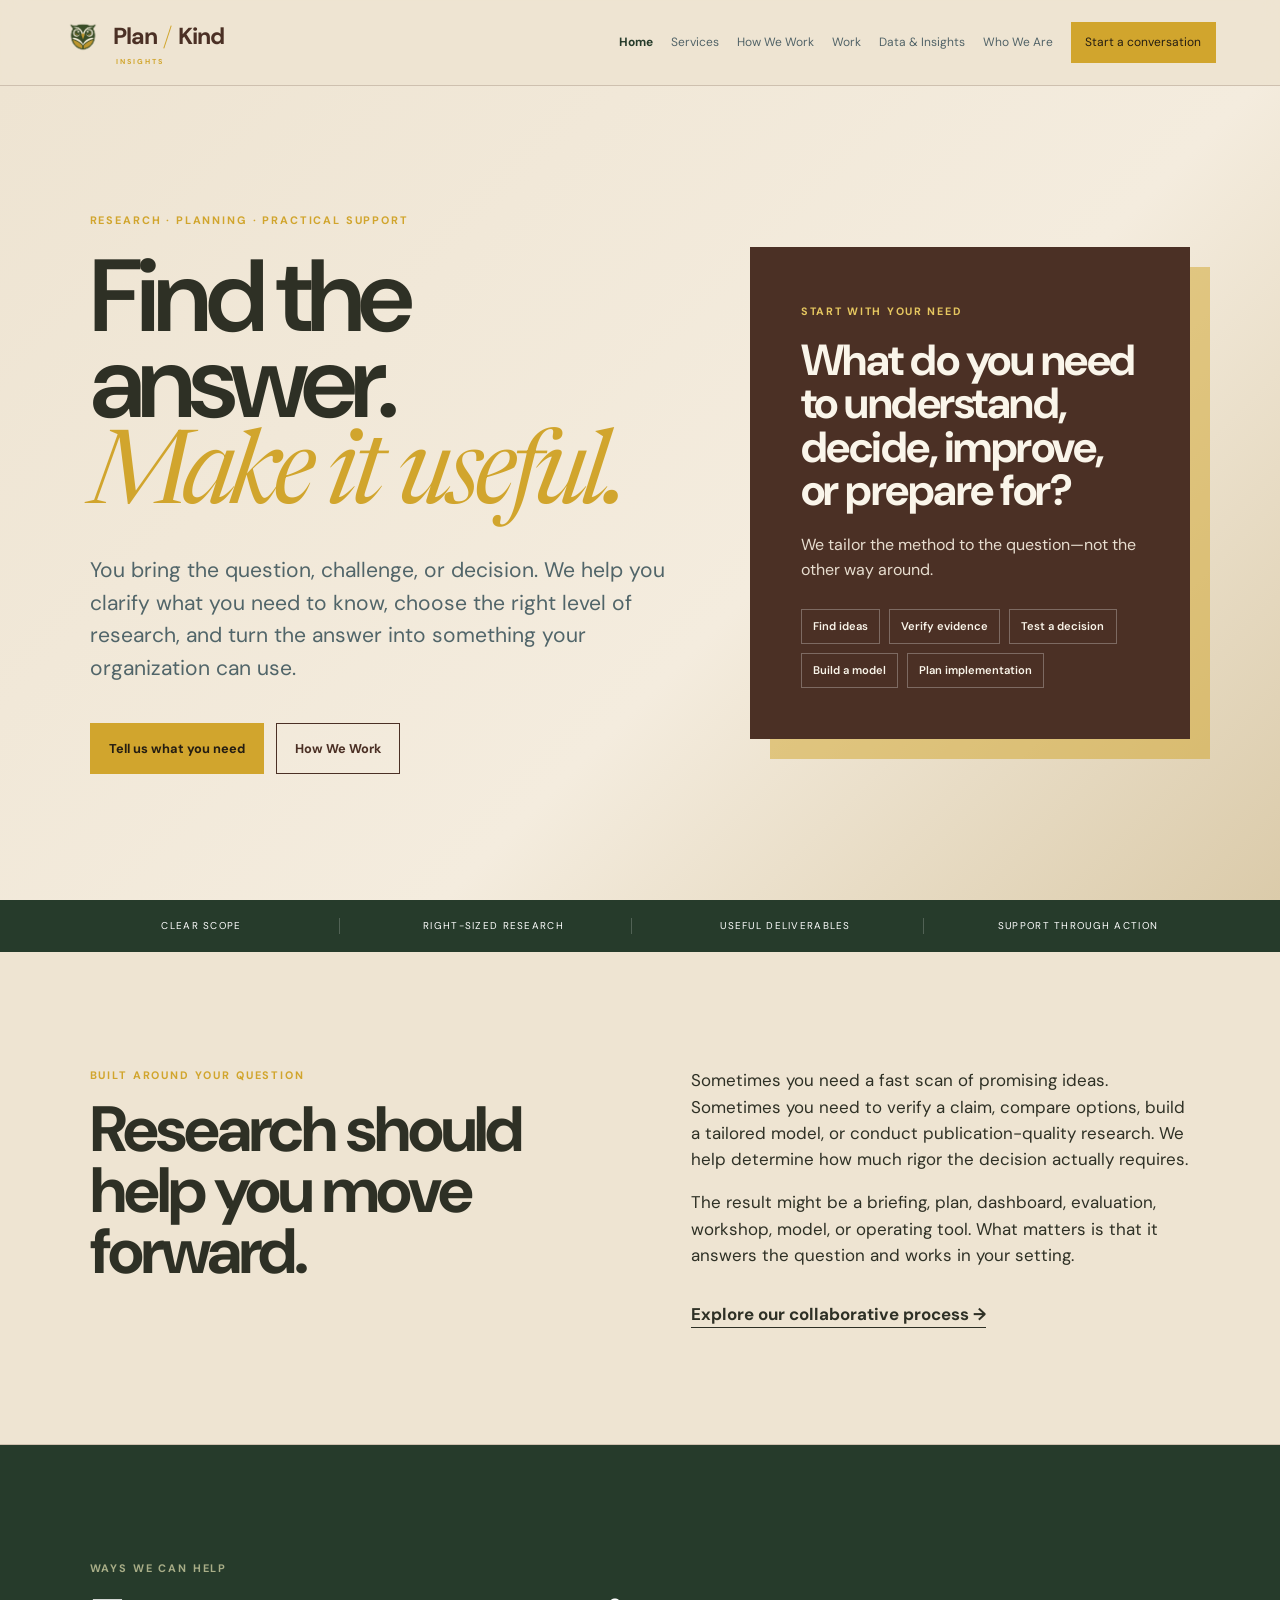
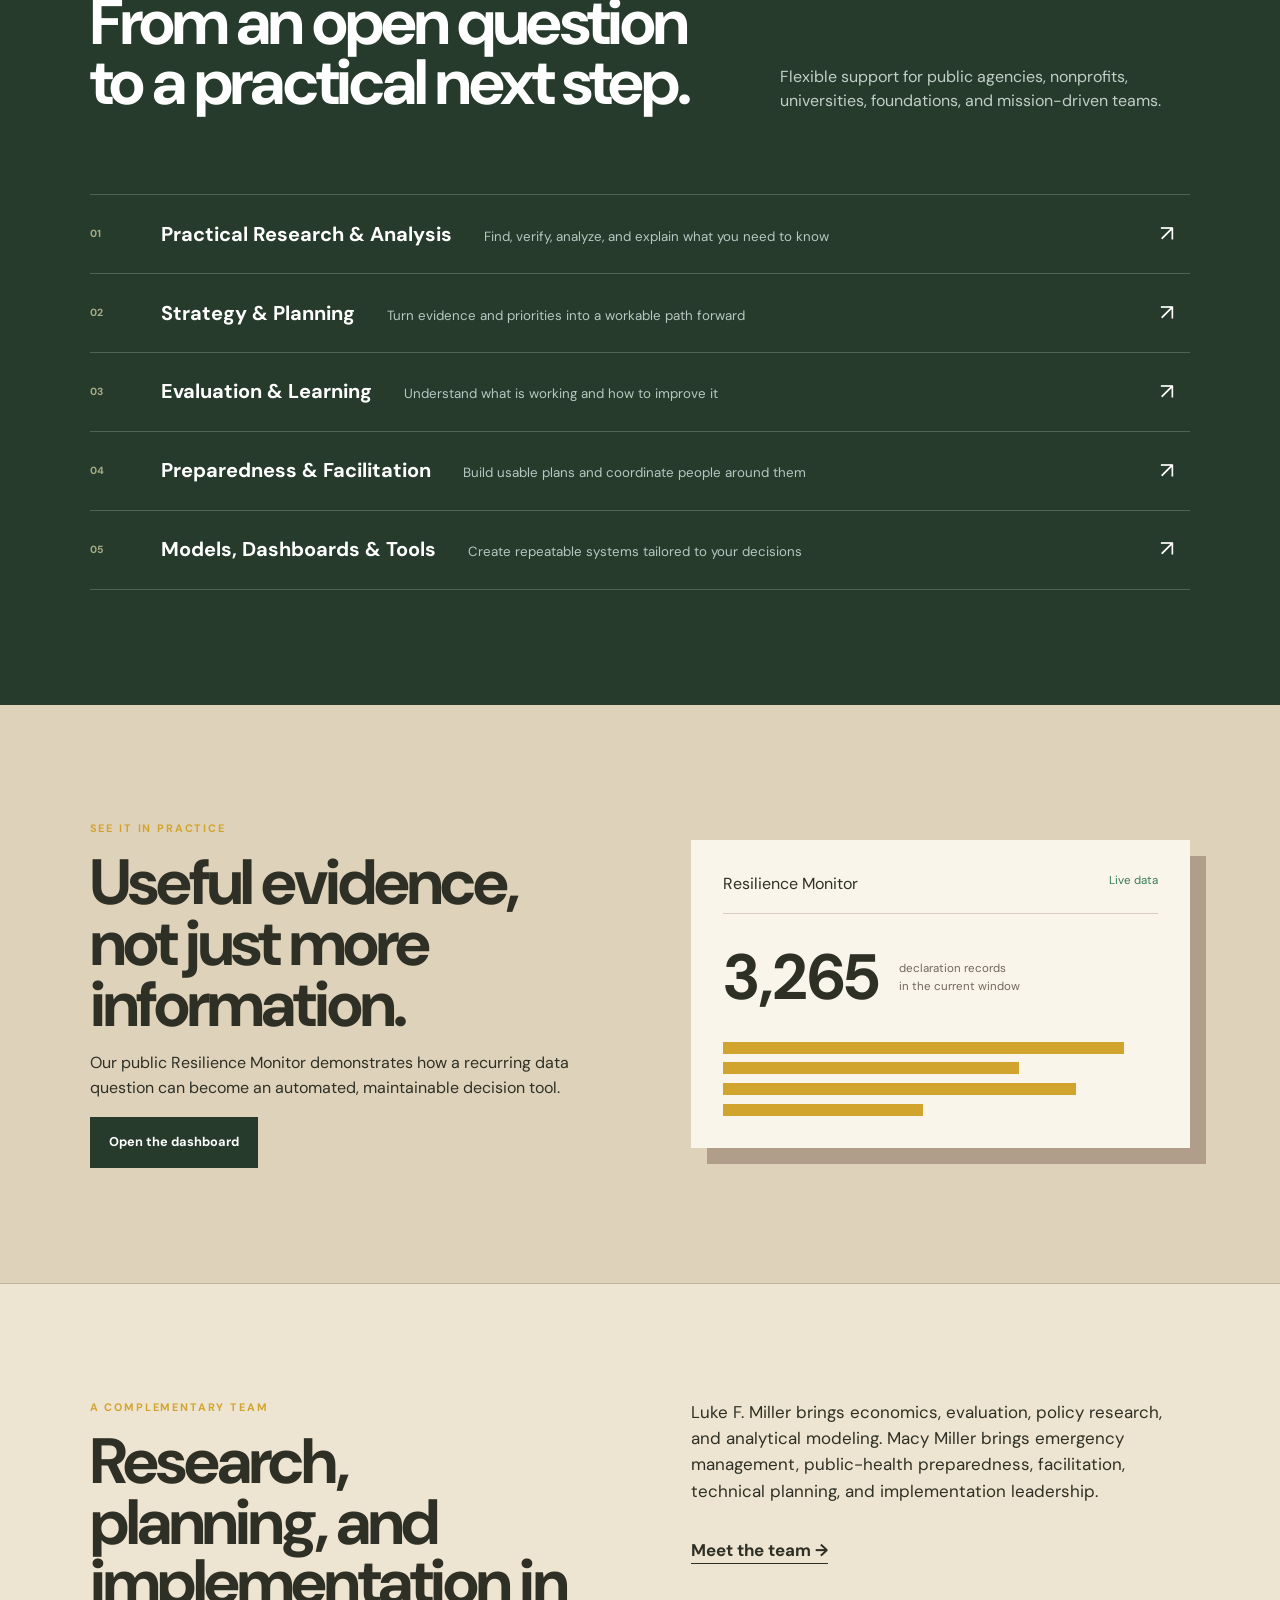
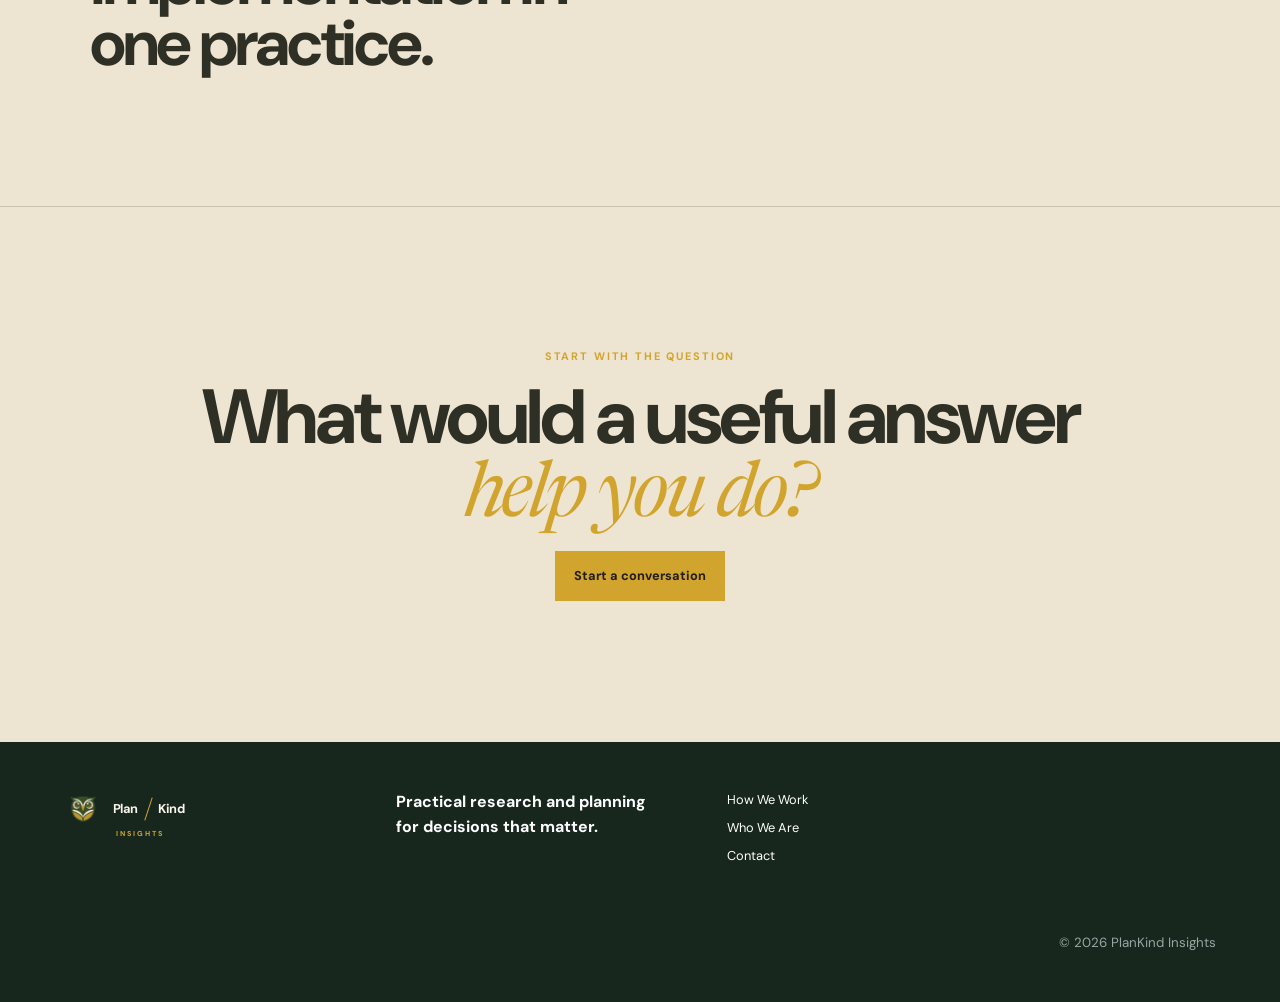
<file: website/index.html>
<!doctype html>
<html lang="en">
<head>
  <meta charset="utf-8"><meta name="viewport" content="width=device-width,initial-scale=1">
  <meta name="description" content="PlanKind helps organizations find practical answers through tailored research, planning, evaluation, and implementation support.">
  <meta property="og:title" content="PlanKind Insights"><meta property="og:description" content="Practical answers for decisions that matter.">
  <meta property="og:image" content="https://lukefm3.github.io/plankind/assets/og-v2.png">
  <title>PlanKind Insights | Practical answers for decisions that matter</title>
  <link rel="stylesheet" href="assets/styles.css">
</head>
<body>
  <a class="skip" href="#main">Skip to content</a>
  <header class="header"><a class="logo" href="index.html"><span>Plan</span><i></i><span>Kind</span><small>INSIGHTS</small></a><button class="menu" aria-controls="nav" aria-expanded="false">Menu</button><nav id="nav"><a class="active" href="index.html">Home</a><a href="services.html">Services</a><a href="approach.html">How We Work</a><a href="work.html">Work</a><a href="insights.html">Data &amp; Insights</a><a href="about.html">Who We Are</a><a class="nav-cta" href="contact.html">Start a conversation</a></nav></header>
  <main id="main">
    <section class="hero client-hero">
      <div class="hero-copy"><div class="kicker">Research · Planning · Practical Support</div><h1>Find the answer.<br><em>Make it useful.</em></h1><p>You bring the question, challenge, or decision. We help you clarify what you need to know, choose the right level of research, and turn the answer into something your organization can use.</p><div class="button-row"><a class="button coral" href="contact.html">Tell us what you need</a><a class="button ghost" href="approach.html">See how we work with you</a></div></div>
      <div class="question-card"><span>Start with your need</span><h2>What do you need to understand, decide, improve, or prepare for?</h2><p>We tailor the method to the question—not the other way around.</p><div class="question-tags"><b>Find ideas</b><b>Verify evidence</b><b>Test a decision</b><b>Build a model</b><b>Plan implementation</b></div></div>
    </section>
    <section class="proof-strip"><span>Clear scope</span><span>Right-sized research</span><span>Useful deliverables</span><span>Support through action</span></section>
    <section class="section intro-grid"><div><div class="eyebrow">Built around your question</div><h2>Research should help you move forward.</h2></div><div class="prose"><p>Sometimes you need a fast scan of promising ideas. Sometimes you need to verify a claim, compare options, build a tailored model, or conduct publication-quality research. We help determine how much rigor the decision actually requires.</p><p>The result might be a briefing, plan, dashboard, evaluation, workshop, model, or operating tool. What matters is that it answers the question and works in your setting.</p><a class="text-link" href="approach.html">Explore our collaborative process →</a></div></section>
    <section class="services-preview"><div class="section-heading"><div><div class="eyebrow light">Ways we can help</div><h2>From an open question<br>to a practical next step.</h2></div><p>Flexible support for public agencies, nonprofits, universities, foundations, and mission-driven teams.</p></div><div class="service-list">
      <a href="services.html#research"><b>01</b><span><strong>Practical Research &amp; Analysis</strong><small>Find, verify, analyze, and explain what you need to know</small></span><i>↗</i></a>
      <a href="services.html#strategy"><b>02</b><span><strong>Strategy &amp; Planning</strong><small>Turn evidence and priorities into a workable path forward</small></span><i>↗</i></a>
      <a href="services.html#evaluation"><b>03</b><span><strong>Evaluation &amp; Learning</strong><small>Understand what is working and how to improve it</small></span><i>↗</i></a>
      <a href="services.html#preparedness"><b>04</b><span><strong>Preparedness &amp; Facilitation</strong><small>Build usable plans and coordinate people around them</small></span><i>↗</i></a>
      <a href="services.html#tools"><b>05</b><span><strong>Models, Dashboards &amp; Tools</strong><small>Create repeatable systems tailored to your decisions</small></span><i>↗</i></a>
    </div></section>
    <section class="section data-feature"><div><div class="eyebrow">See it in practice</div><h2>Useful evidence, not just more information.</h2><p>Our public Resilience Monitor demonstrates how a recurring data question can become an automated, maintainable decision tool.</p><a class="button dark" href="insights.html">Open the dashboard</a></div><div class="mini-dashboard"><div class="mini-head"><span>Resilience Monitor</span><i>Live data</i></div><div class="mini-number"><strong id="home-record-count">—</strong><span>declaration records<br>in the current window</span></div><div class="mini-lines"><i style="width:92%"></i><i style="width:68%"></i><i style="width:81%"></i><i style="width:46%"></i></div></div></section>
    <section class="section intro-grid"><div><div class="eyebrow">A complementary team</div><h2>Research, planning, and implementation in one practice.</h2></div><div class="prose"><p>Luke F. Miller brings economics, evaluation, policy research, and analytical modeling. Macy Miller brings emergency management, public-health preparedness, facilitation, technical planning, and implementation leadership.</p><a class="text-link" href="about.html">Meet the team →</a></div></section>
    <section class="closing"><div class="kicker">Start with the question</div><h2>What would a useful answer<br><em>help you do?</em></h2><a class="button coral" href="contact.html">Start a conversation</a></section>
  </main>
  <footer class="footer"><a class="logo inverse" href="index.html"><span>Plan</span><i></i><span>Kind</span><small>INSIGHTS</small></a><div><b>Practical research and planning<br>for decisions that matter.</b></div><div><a href="approach.html">How We Work</a><a href="about.html">Who We Are</a><a href="contact.html">Contact</a></div><small>© <span class="year"></span> PlanKind Insights</small></footer>
  <script src="assets/site.js"></script>
</body></html>
</file>
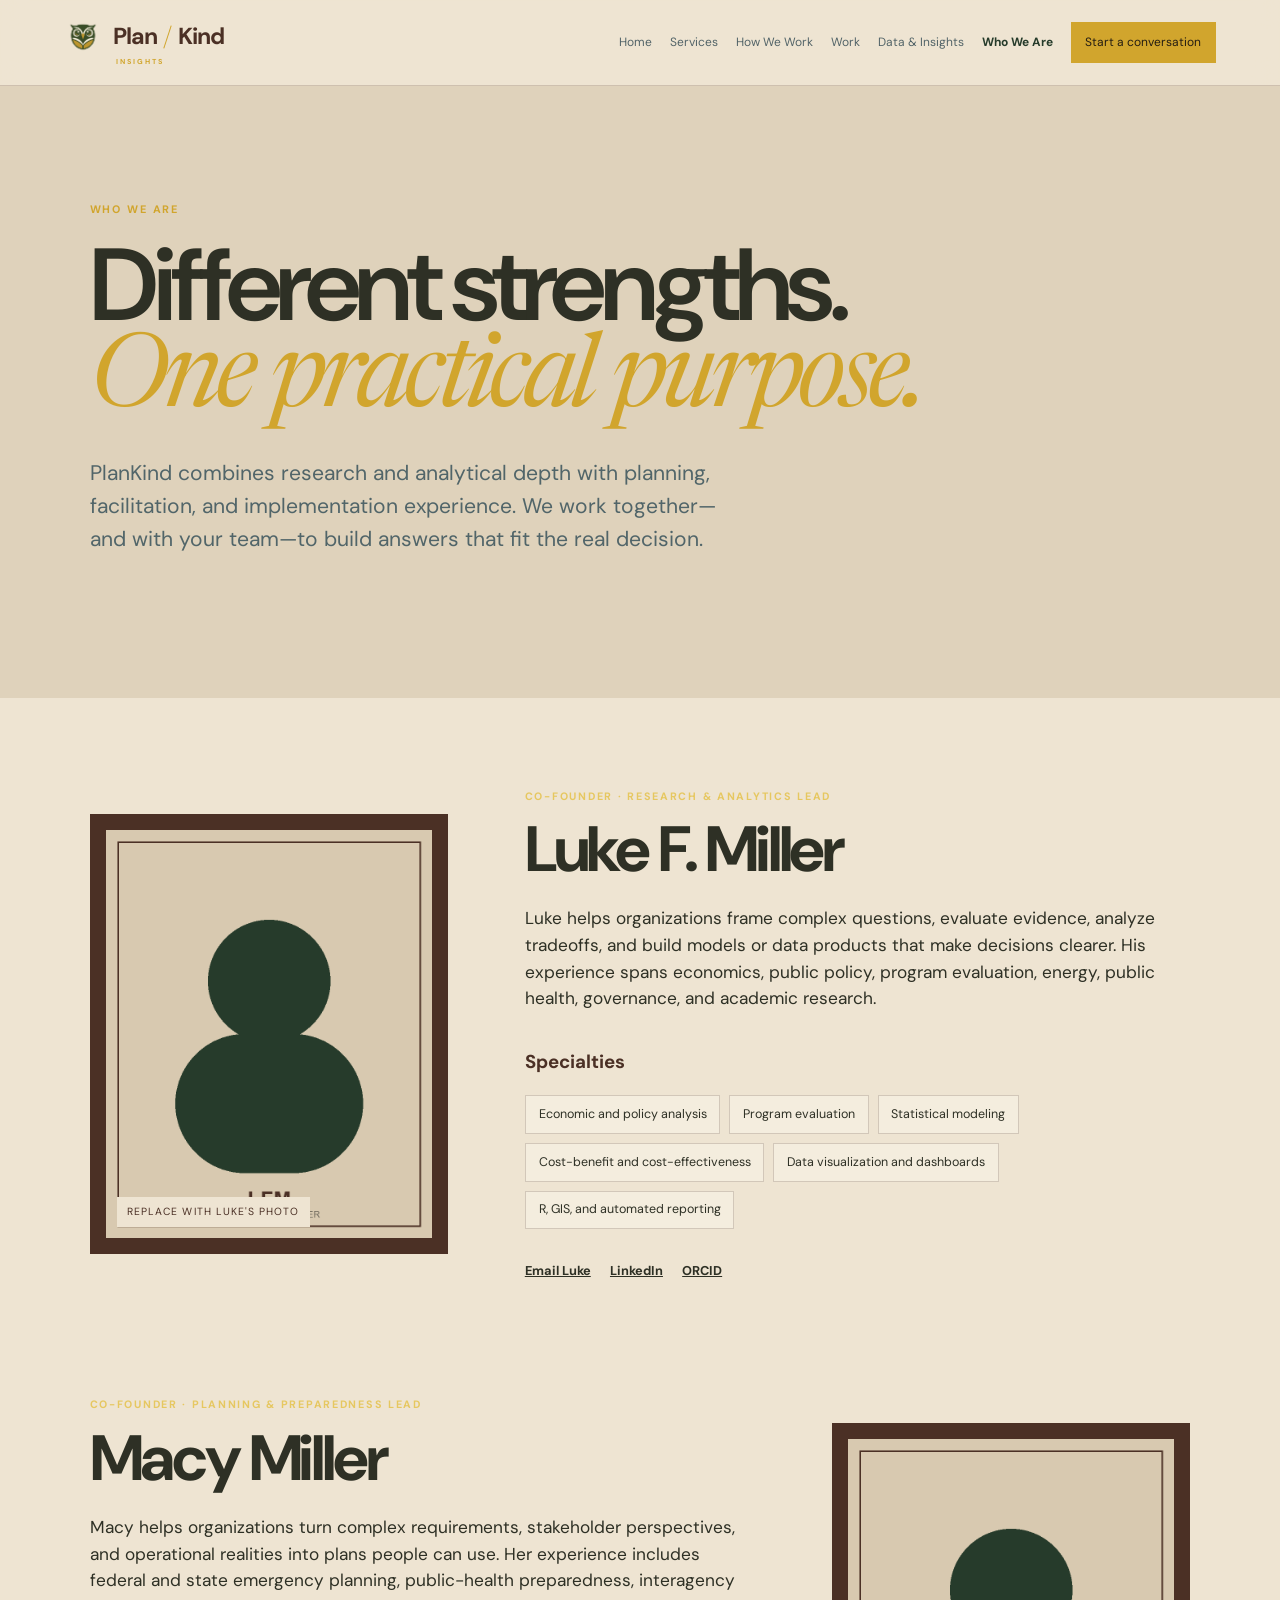
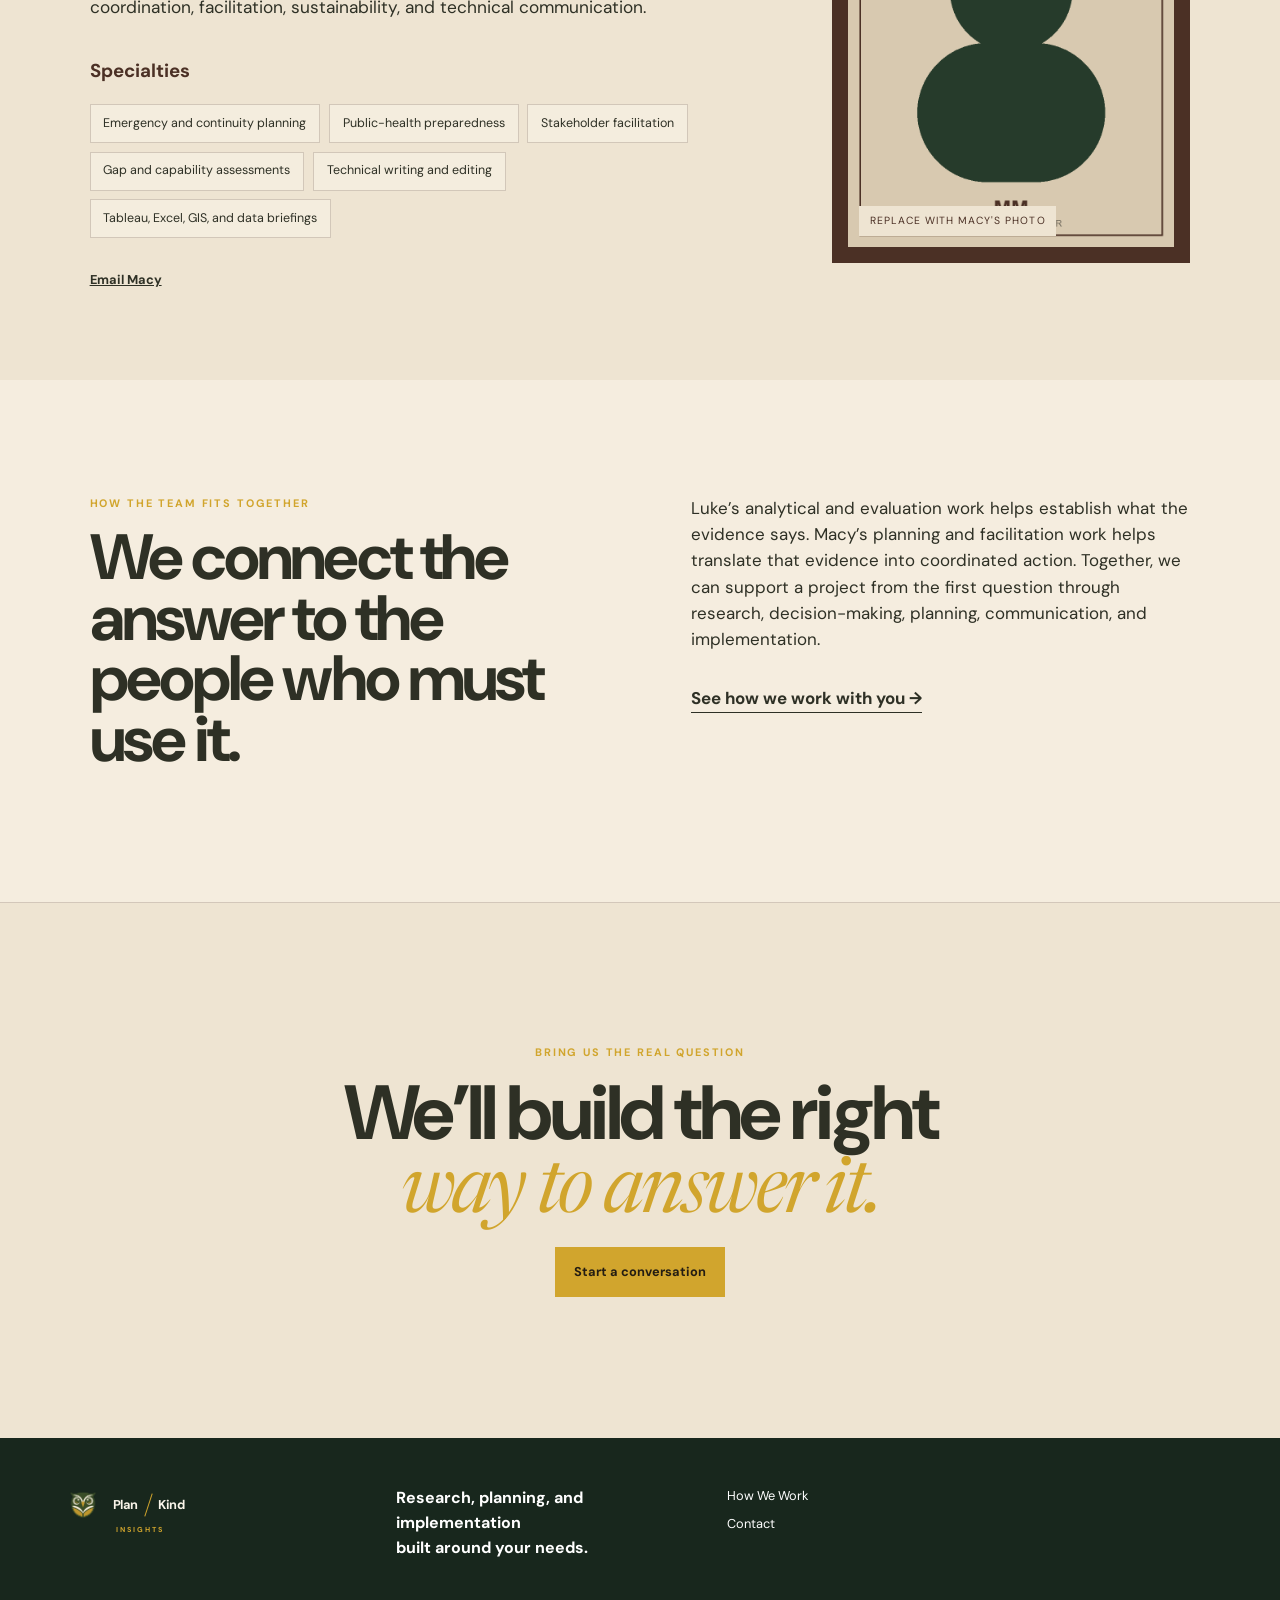
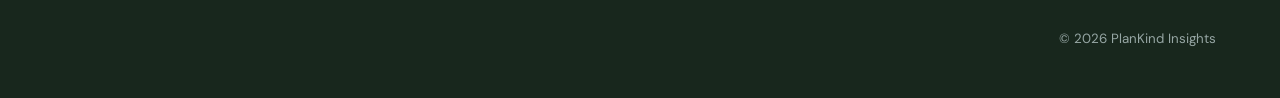
<file: website/about.html>
<!doctype html><html lang="en"><head><meta charset="utf-8"><meta name="viewport" content="width=device-width,initial-scale=1"><meta name="description" content="Meet the PlanKind team and learn about our complementary specialties in research, analytics, planning, preparedness, and implementation."><title>Who We Are | PlanKind Insights</title><link rel="stylesheet" href="assets/styles.css"></head>
<body><a class="skip" href="#main">Skip to content</a><header class="header"><a class="logo" href="index.html"><span>Plan</span><i></i><span>Kind</span><small>INSIGHTS</small></a><button class="menu" aria-controls="nav" aria-expanded="false">Menu</button><nav id="nav"><a href="index.html">Home</a><a href="services.html">Services</a><a href="approach.html">How We Work</a><a href="work.html">Work</a><a href="insights.html">Data &amp; Insights</a><a class="active" href="about.html">Who We Are</a><a class="nav-cta" href="contact.html">Start a conversation</a></nav></header>
<main id="main"><section class="page-hero team-hero"><div class="kicker">Who we are</div><h1>Different strengths.<br><em>One practical purpose.</em></h1><p>PlanKind combines research and analytical depth with planning, facilitation, and implementation experience. We work together—and with your team—to build answers that fit the real decision.</p></section>
<section class="team-section">
  <article class="person-card"><div class="person-photo"><img src="assets/luke-profile-placeholder.png" alt="Placeholder for a future portrait of Luke F. Miller"><span>Replace with Luke's photo</span></div><div class="person-copy"><div class="eyebrow">Co-Founder · Research &amp; Analytics Lead</div><h2>Luke F. Miller</h2><p>Luke helps organizations frame complex questions, evaluate evidence, analyze tradeoffs, and build models or data products that make decisions clearer. His experience spans economics, public policy, program evaluation, energy, public health, governance, and academic research.</p><h3>Specialties</h3><div class="specialty-list"><span>Economic and policy analysis</span><span>Program evaluation</span><span>Statistical modeling</span><span>Cost-benefit and cost-effectiveness</span><span>Data visualization and dashboards</span><span>R, GIS, and automated reporting</span></div><div class="founder-links"><a href="mailto:lukefm@hawaii.edu">Email Luke</a><a href="https://www.linkedin.com/in/luke-miller-283258127/">LinkedIn</a><a href="https://orcid.org/0009-0008-2932-1568">ORCID</a></div></div></article>
  <article class="person-card reverse"><div class="person-photo"><img src="assets/macy-profile-placeholder.png" alt="Placeholder for a future portrait of Macy Miller"><span>Replace with Macy's photo</span></div><div class="person-copy"><div class="eyebrow">Co-Founder · Planning &amp; Preparedness Lead</div><h2>Macy Miller</h2><p>Macy helps organizations turn complex requirements, stakeholder perspectives, and operational realities into plans people can use. Her experience includes federal and state emergency planning, public-health preparedness, interagency coordination, facilitation, sustainability, and technical communication.</p><h3>Specialties</h3><div class="specialty-list"><span>Emergency and continuity planning</span><span>Public-health preparedness</span><span>Stakeholder facilitation</span><span>Gap and capability assessments</span><span>Technical writing and editing</span><span>Tableau, Excel, GIS, and data briefings</span></div><div class="founder-links"><a href="mailto:macyhollowaymiller@gmail.com">Email Macy</a></div></div></article>
</section>
<section class="section intro-grid team-fit"><div><div class="eyebrow">How the team fits together</div><h2>We connect the answer to the people who must use it.</h2></div><div class="prose"><p>Luke’s analytical and evaluation work helps establish what the evidence says. Macy’s planning and facilitation work helps translate that evidence into coordinated action. Together, we can support a project from the first question through research, decision-making, planning, communication, and implementation.</p><a class="text-link" href="approach.html">See how we work with you →</a></div></section>
<section class="closing"><div class="kicker">Bring us the real question</div><h2>We’ll build the right<br><em>way to answer it.</em></h2><a class="button coral" href="contact.html">Start a conversation</a></section></main>
<footer class="footer"><a class="logo inverse" href="index.html"><span>Plan</span><i></i><span>Kind</span><small>INSIGHTS</small></a><div><b>Research, planning, and implementation<br>built around your needs.</b></div><div><a href="approach.html">How We Work</a><a href="contact.html">Contact</a></div><small>© <span class="year"></span> PlanKind Insights</small></footer><script src="assets/site.js"></script></body></html>
</file>
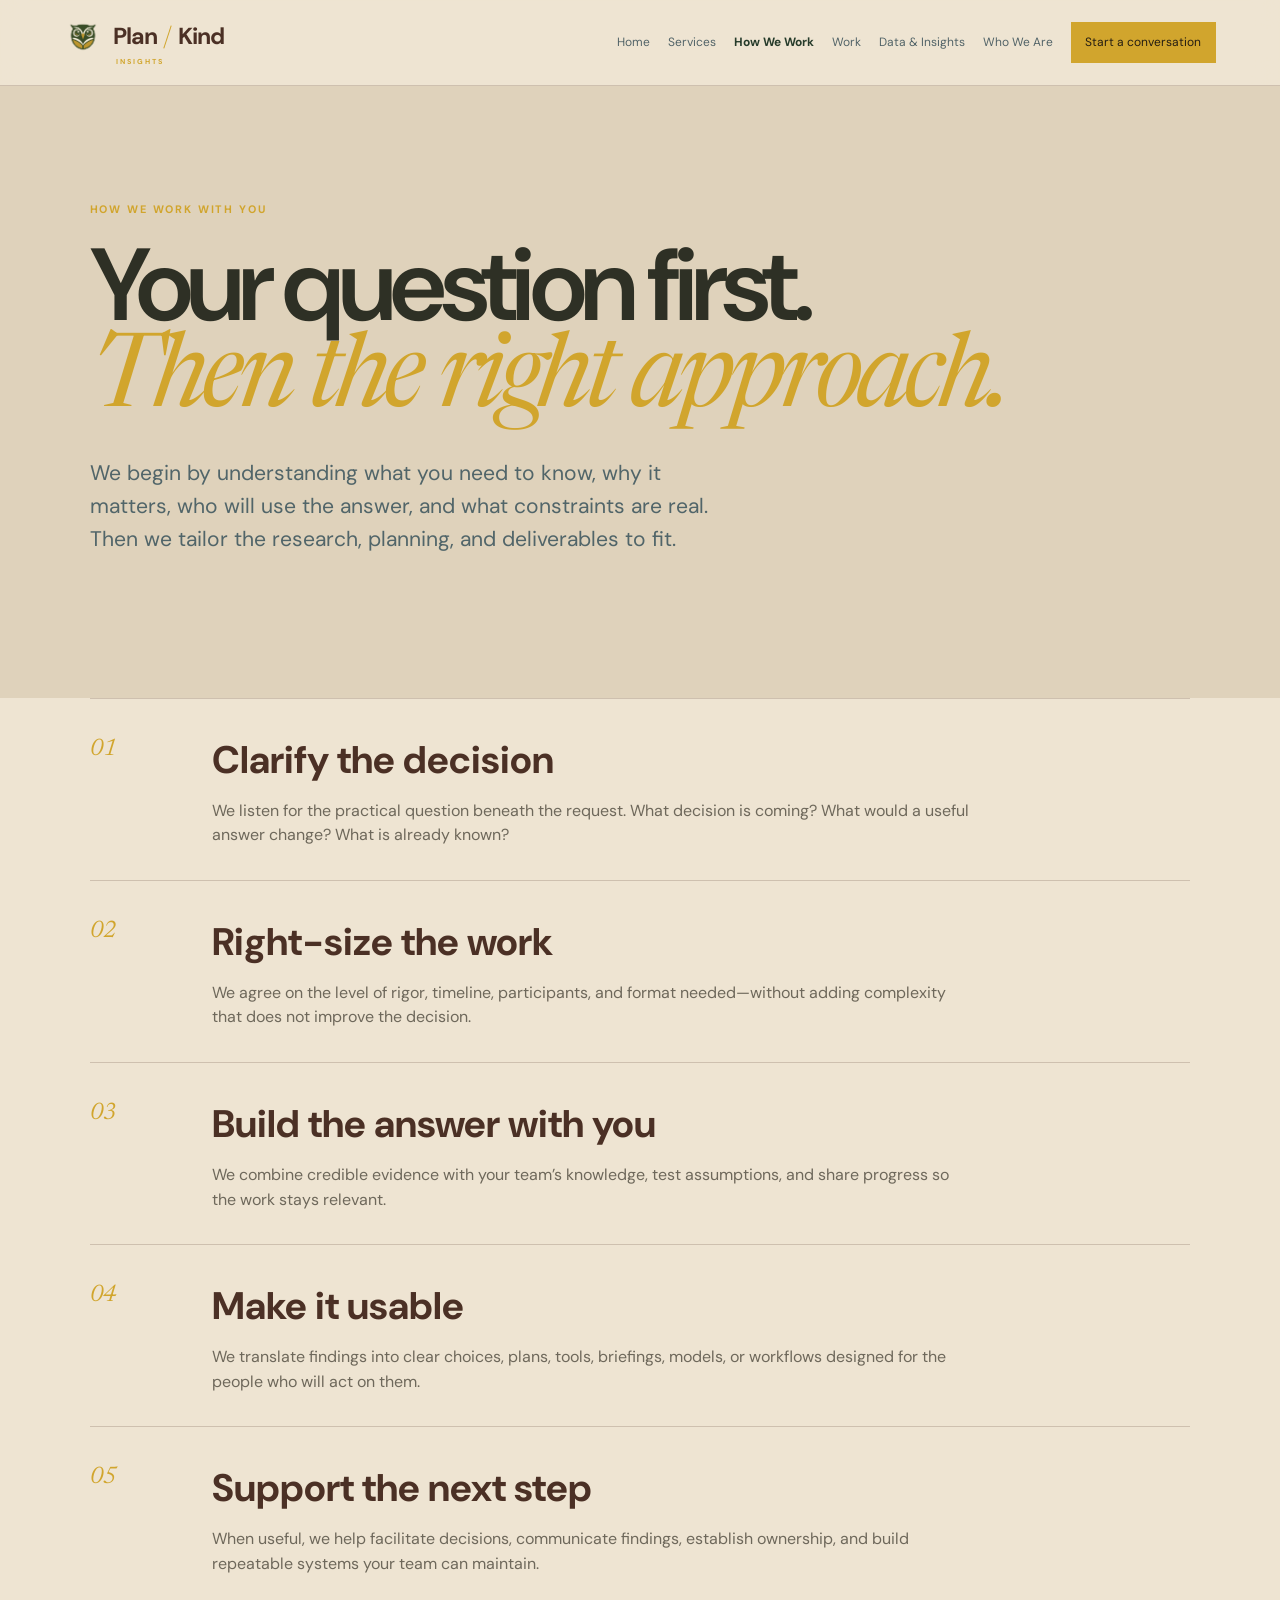
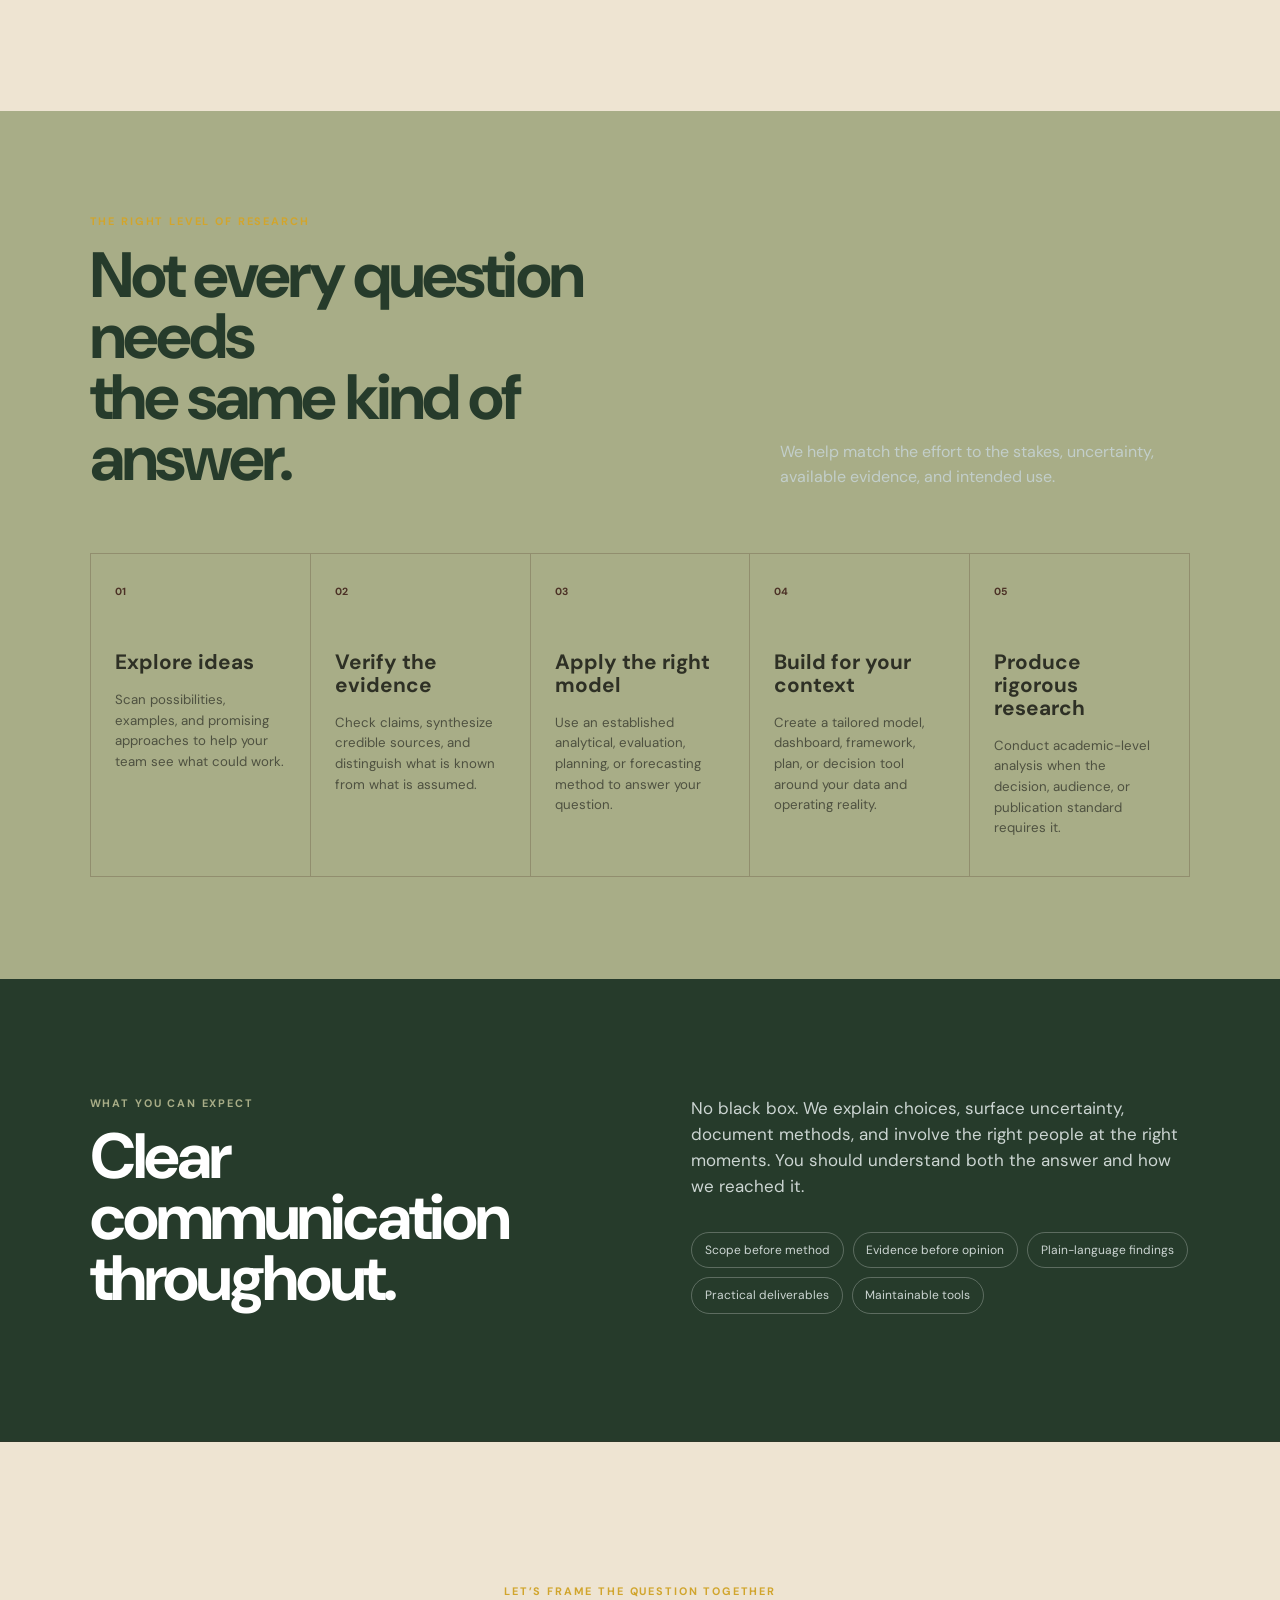
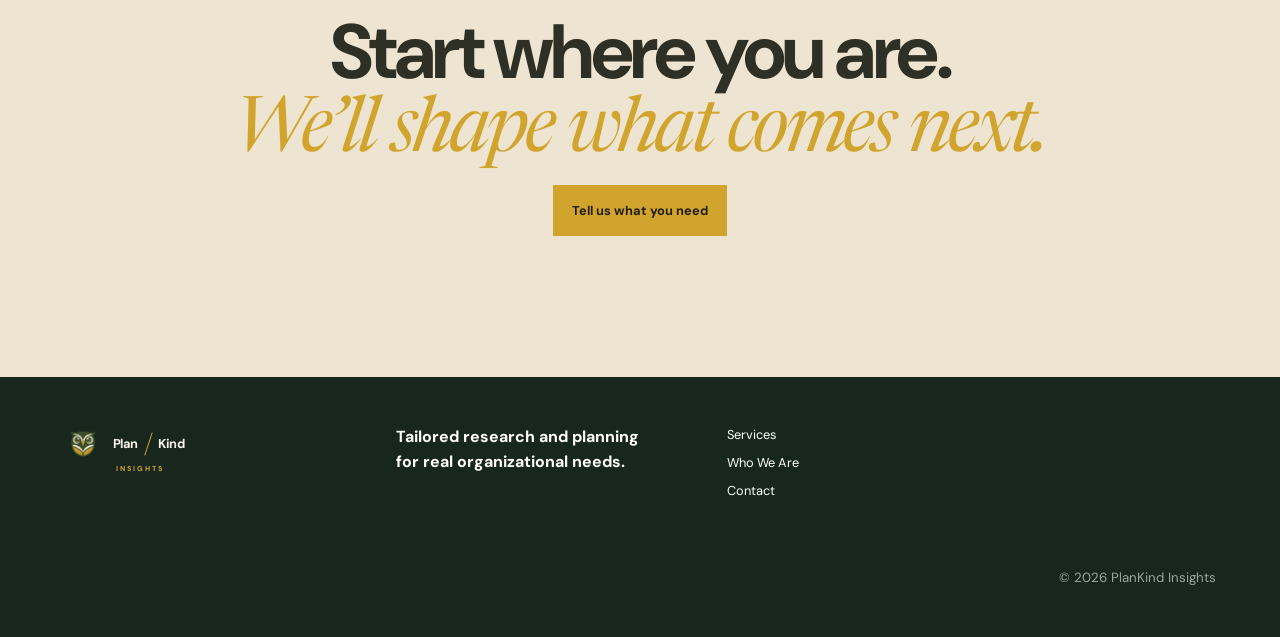
<file: website/approach.html>
<!doctype html><html lang="en"><head><meta charset="utf-8"><meta name="viewport" content="width=device-width,initial-scale=1"><meta name="description" content="How PlanKind works with clients to clarify needs, right-size research, build useful answers, and support implementation."><title>How We Work With You | PlanKind Insights</title><link rel="stylesheet" href="assets/styles.css"></head>
<body><a class="skip" href="#main">Skip to content</a><header class="header"><a class="logo" href="index.html"><span>Plan</span><i></i><span>Kind</span><small>INSIGHTS</small></a><button class="menu" aria-controls="nav" aria-expanded="false">Menu</button><nav id="nav"><a href="index.html">Home</a><a href="services.html">Services</a><a class="active" href="approach.html">How We Work</a><a href="work.html">Work</a><a href="insights.html">Data &amp; Insights</a><a href="about.html">Who We Are</a><a class="nav-cta" href="contact.html">Start a conversation</a></nav></header>
<main id="main"><section class="page-hero approach-hero"><div class="kicker">How we work with you</div><h1>Your question first.<br><em>Then the right approach.</em></h1><p>We begin by understanding what you need to know, why it matters, who will use the answer, and what constraints are real. Then we tailor the research, planning, and deliverables to fit.</p></section>
<section class="collaboration-steps"><article><span>01</span><div><h2>Clarify the decision</h2><p>We listen for the practical question beneath the request. What decision is coming? What would a useful answer change? What is already known?</p></div></article><article><span>02</span><div><h2>Right-size the work</h2><p>We agree on the level of rigor, timeline, participants, and format needed—without adding complexity that does not improve the decision.</p></div></article><article><span>03</span><div><h2>Build the answer with you</h2><p>We combine credible evidence with your team’s knowledge, test assumptions, and share progress so the work stays relevant.</p></div></article><article><span>04</span><div><h2>Make it usable</h2><p>We translate findings into clear choices, plans, tools, briefings, models, or workflows designed for the people who will act on them.</p></div></article><article><span>05</span><div><h2>Support the next step</h2><p>When useful, we help facilitate decisions, communicate findings, establish ownership, and build repeatable systems your team can maintain.</p></div></article></section>
<section class="research-levels"><div class="section-heading dark-copy"><div><div class="eyebrow">The right level of research</div><h2>Not every question needs<br>the same kind of answer.</h2></div><p>We help match the effort to the stakes, uncertainty, available evidence, and intended use.</p></div><div class="level-grid"><article><b>01</b><h3>Explore ideas</h3><p>Scan possibilities, examples, and promising approaches to help your team see what could work.</p></article><article><b>02</b><h3>Verify the evidence</h3><p>Check claims, synthesize credible sources, and distinguish what is known from what is assumed.</p></article><article><b>03</b><h3>Apply the right model</h3><p>Use an established analytical, evaluation, planning, or forecasting method to answer your question.</p></article><article><b>04</b><h3>Build for your context</h3><p>Create a tailored model, dashboard, framework, plan, or decision tool around your data and operating reality.</p></article><article><b>05</b><h3>Produce rigorous research</h3><p>Conduct academic-level analysis when the decision, audience, or publication standard requires it.</p></article></div></section>
<section class="section intro-grid question-section"><div><div class="eyebrow light">What you can expect</div><h2>Clear communication throughout.</h2></div><div class="prose"><p>No black box. We explain choices, surface uncertainty, document methods, and involve the right people at the right moments. You should understand both the answer and how we reached it.</p><div class="value-list"><span>Scope before method</span><span>Evidence before opinion</span><span>Plain-language findings</span><span>Practical deliverables</span><span>Maintainable tools</span></div></div></section>
<section class="closing"><div class="kicker">Let’s frame the question together</div><h2>Start where you are.<br><em>We’ll shape what comes next.</em></h2><a class="button coral" href="contact.html">Tell us what you need</a></section></main>
<footer class="footer"><a class="logo inverse" href="index.html"><span>Plan</span><i></i><span>Kind</span><small>INSIGHTS</small></a><div><b>Tailored research and planning<br>for real organizational needs.</b></div><div><a href="services.html">Services</a><a href="about.html">Who We Are</a><a href="contact.html">Contact</a></div><small>© <span class="year"></span> PlanKind Insights</small></footer><script src="assets/site.js"></script></body></html>
</file>
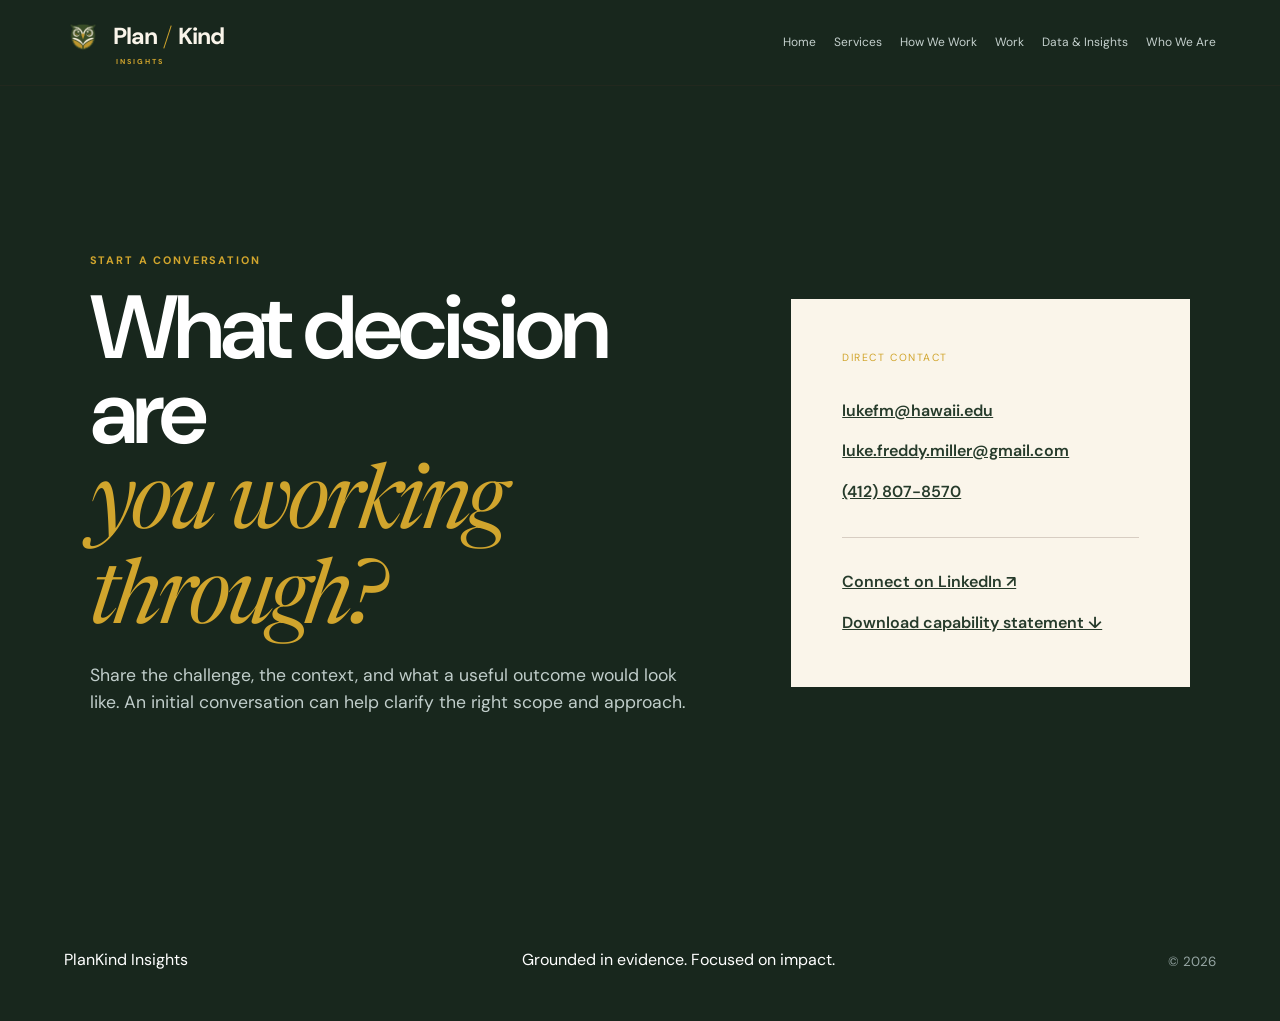
<file: website/contact.html>
<!doctype html><html lang="en"><head><meta charset="utf-8"><meta name="viewport" content="width=device-width,initial-scale=1"><title>Contact | PlanKind Insights</title><link rel="stylesheet" href="assets/styles.css"></head>
<body class="contact-page"><a class="skip" href="#main">Skip to content</a><header class="header header-dark"><a class="logo inverse" href="index.html"><span>Plan</span><i></i><span>Kind</span><small>INSIGHTS</small></a><button class="menu" aria-controls="nav" aria-expanded="false">Menu</button><nav id="nav"><a href="index.html">Home</a><a href="services.html">Services</a><a href="approach.html">Approach</a><a href="insights.html">Data &amp; Insights</a><a href="about.html">About</a></nav></header>
<main id="main"><section class="contact-hero"><div><div class="kicker">Start a conversation</div><h1>What decision are<br><em>you working through?</em></h1><p>Share the challenge, the context, and what a useful outcome would look like. An initial conversation can help clarify the right scope and approach.</p></div><div class="contact-card"><span>Direct contact</span><a href="mailto:lukefm@hawaii.edu">lukefm@hawaii.edu</a><a href="mailto:luke.freddy.miller@gmail.com">luke.freddy.miller@gmail.com</a><a href="tel:+14128078570">(412) 807-8570</a><hr><a href="https://www.linkedin.com/in/luke-miller-283258127/">Connect on LinkedIn ↗</a><a href="downloads/plankind-capability-statement.pdf" download>Download capability statement ↓</a></div></section></main><footer class="footer contact-footer"><span>PlanKind Insights</span><span>Grounded in evidence. Focused on impact.</span><small>© <span class="year"></span></small></footer><script src="assets/site.js"></script></body></html>
</file>
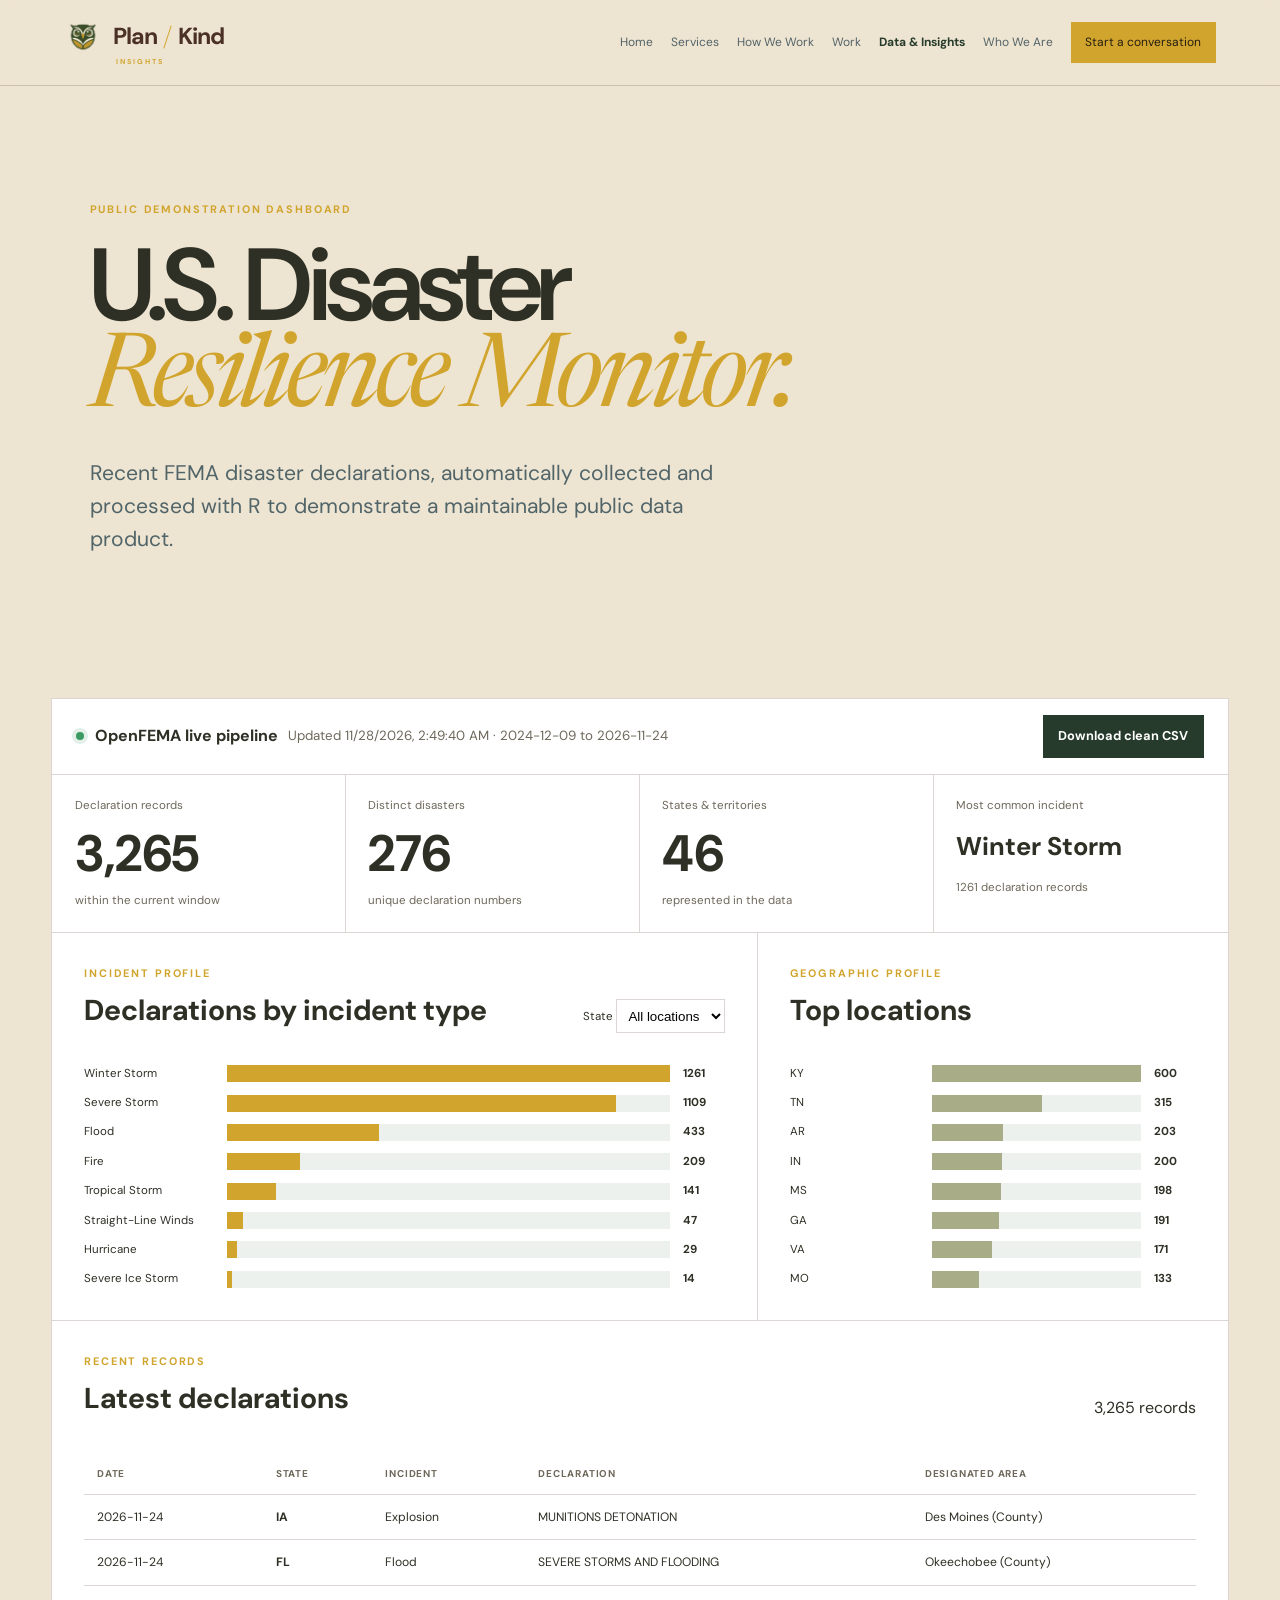
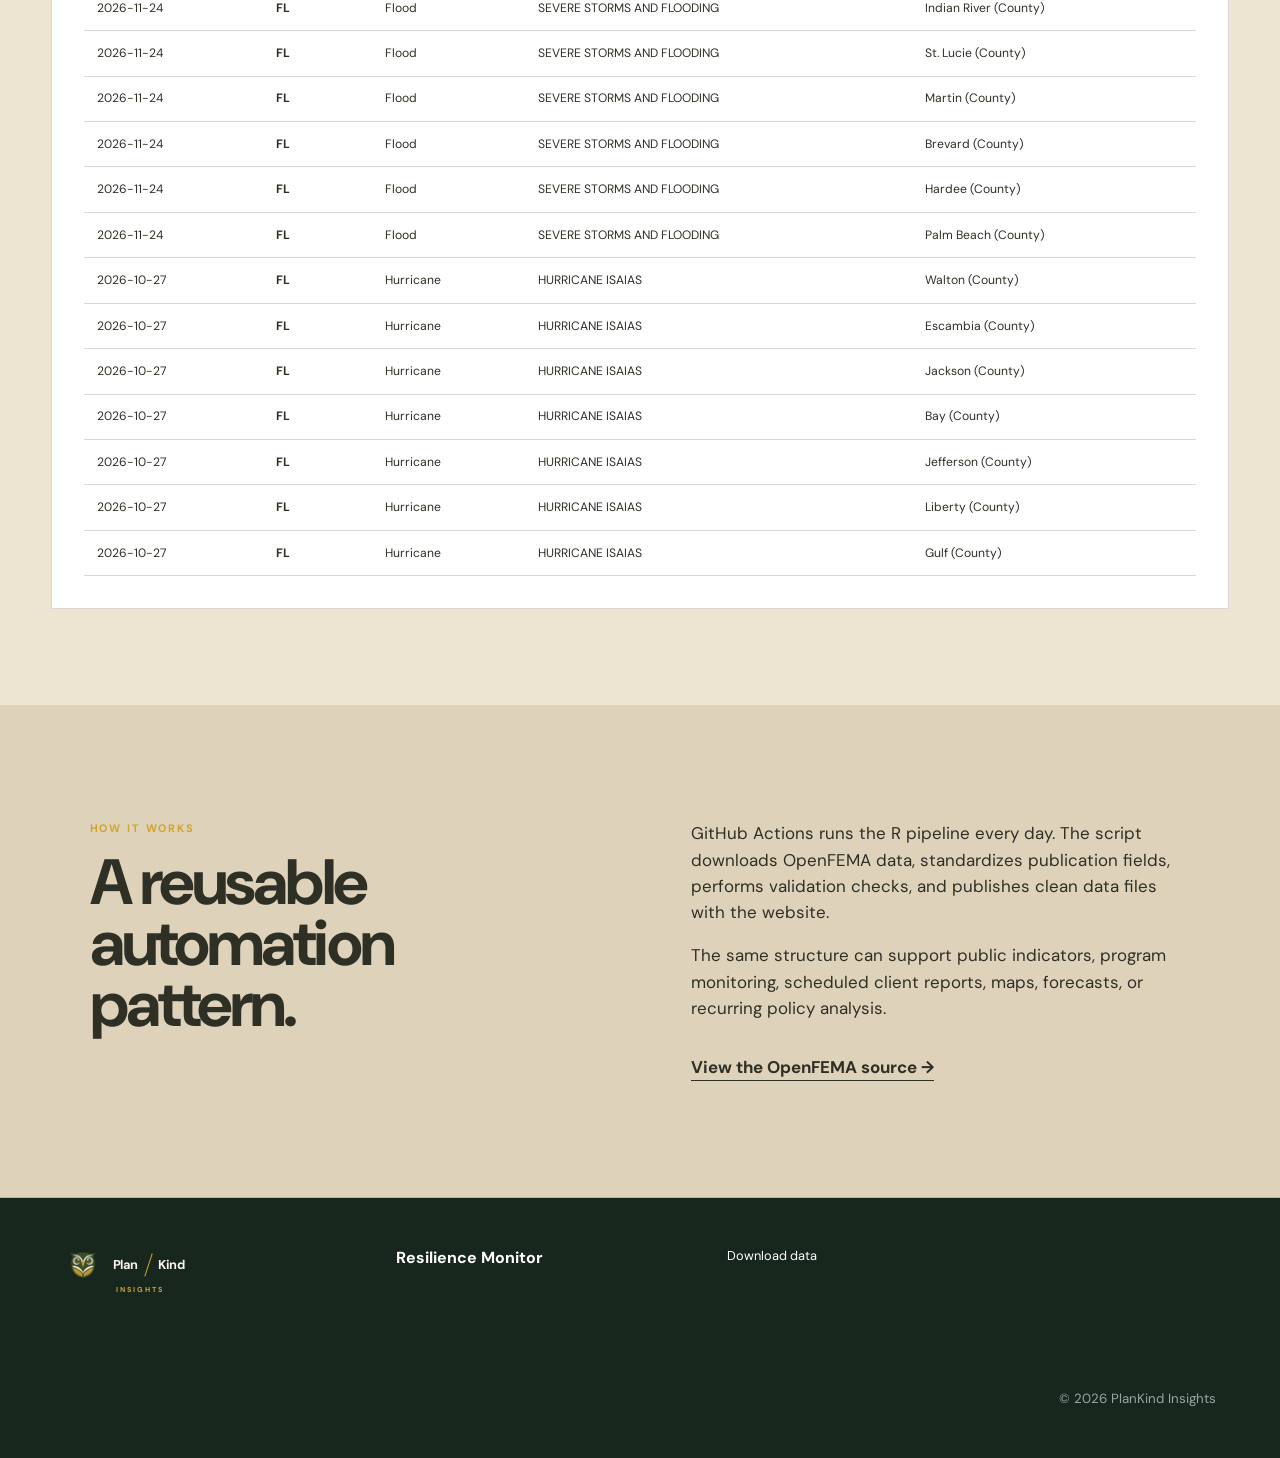
<file: website/insights.html>
<!doctype html><html lang="en"><head><meta charset="utf-8"><meta name="viewport" content="width=device-width,initial-scale=1"><title>Resilience Monitor | PlanKind Insights</title><link rel="stylesheet" href="assets/styles.css"></head>
<body><a class="skip" href="#main">Skip to content</a><header class="header"><a class="logo" href="index.html"><span>Plan</span><i></i><span>Kind</span><small>INSIGHTS</small></a><button class="menu" aria-controls="nav" aria-expanded="false">Menu</button><nav id="nav"><a href="index.html">Home</a><a href="services.html">Services</a><a href="approach.html">Approach</a><a class="active" href="insights.html">Data &amp; Insights</a><a href="about.html">About</a><a class="nav-cta" href="contact.html">Start a conversation</a></nav></header>
<main id="main"><section class="page-hero dashboard-hero"><div class="kicker">Public demonstration dashboard</div><h1>U.S. Disaster<br><em>Resilience Monitor.</em></h1><p>Recent FEMA disaster declarations, automatically collected and processed with R to demonstrate a maintainable public data product.</p></section>
<section class="dashboard">
  <div class="dash-toolbar"><div><i class="live-dot"></i><b>OpenFEMA live pipeline</b><small id="updated">Loading…</small></div><a class="button dark compact" href="data/fema_declarations.csv" download>Download clean CSV</a></div>
  <div class="metrics"><article><span>Declaration records</span><strong id="record-count">—</strong><small>within the current window</small></article><article><span>Distinct disasters</span><strong id="disaster-count">—</strong><small>unique declaration numbers</small></article><article><span>States &amp; territories</span><strong id="state-count">—</strong><small>represented in the data</small></article><article><span>Most common incident</span><strong class="word-metric" id="top-incident">—</strong><small id="top-incident-count">loading</small></article></div>
  <div class="dash-grid"><article class="chart-card"><div class="card-head"><div><div class="eyebrow">Incident profile</div><h2>Declarations by incident type</h2></div><label>State <select id="state-filter"><option value="ALL">All locations</option></select></label></div><div id="incident-chart" class="bars"></div></article><article class="chart-card"><div class="card-head"><div><div class="eyebrow">Geographic profile</div><h2>Top locations</h2></div></div><div id="state-chart" class="bars states"></div></article></div>
  <article class="table-card"><div class="card-head"><div><div class="eyebrow">Recent records</div><h2>Latest declarations</h2></div><span id="result-count"></span></div><div class="table-wrap"><table><thead><tr><th>Date</th><th>State</th><th>Incident</th><th>Declaration</th><th>Designated area</th></tr></thead><tbody id="declaration-table"></tbody></table></div></article>
</section>
<section class="section intro-grid methodology"><div><div class="eyebrow">How it works</div><h2>A reusable automation pattern.</h2></div><div class="prose"><p>GitHub Actions runs the R pipeline every day. The script downloads OpenFEMA data, standardizes publication fields, performs validation checks, and publishes clean data files with the website.</p><p>The same structure can support public indicators, program monitoring, scheduled client reports, maps, forecasts, or recurring policy analysis.</p><a class="text-link" href="https://www.fema.gov/about/openfema/data-sets">View the OpenFEMA source →</a></div></section>
</main><footer class="footer"><a class="logo inverse" href="index.html"><span>Plan</span><i></i><span>Kind</span><small>INSIGHTS</small></a><div><b>Resilience Monitor</b></div><div><a href="data/fema_declarations.csv" download>Download data</a></div><small>© <span class="year"></span> PlanKind Insights</small></footer><script src="assets/site.js"></script><script src="assets/dashboard.js"></script></body></html>
</file>
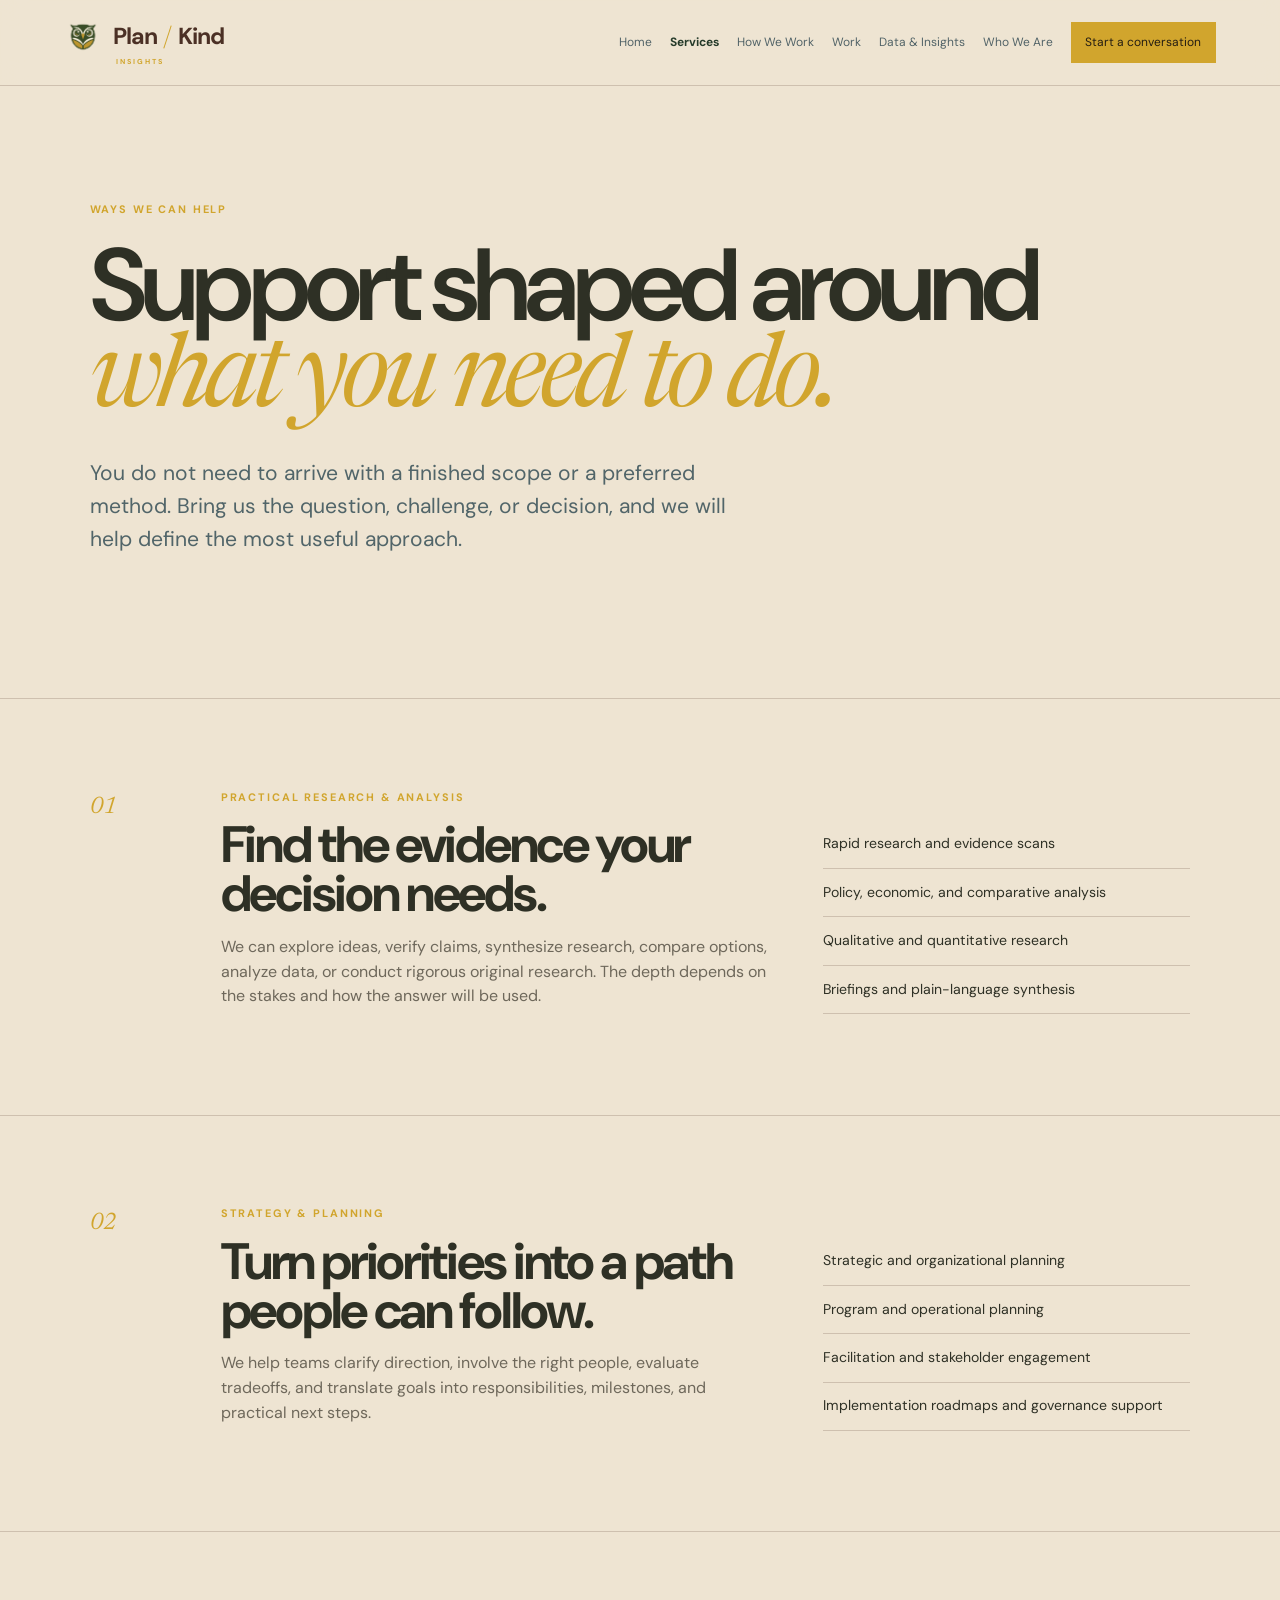
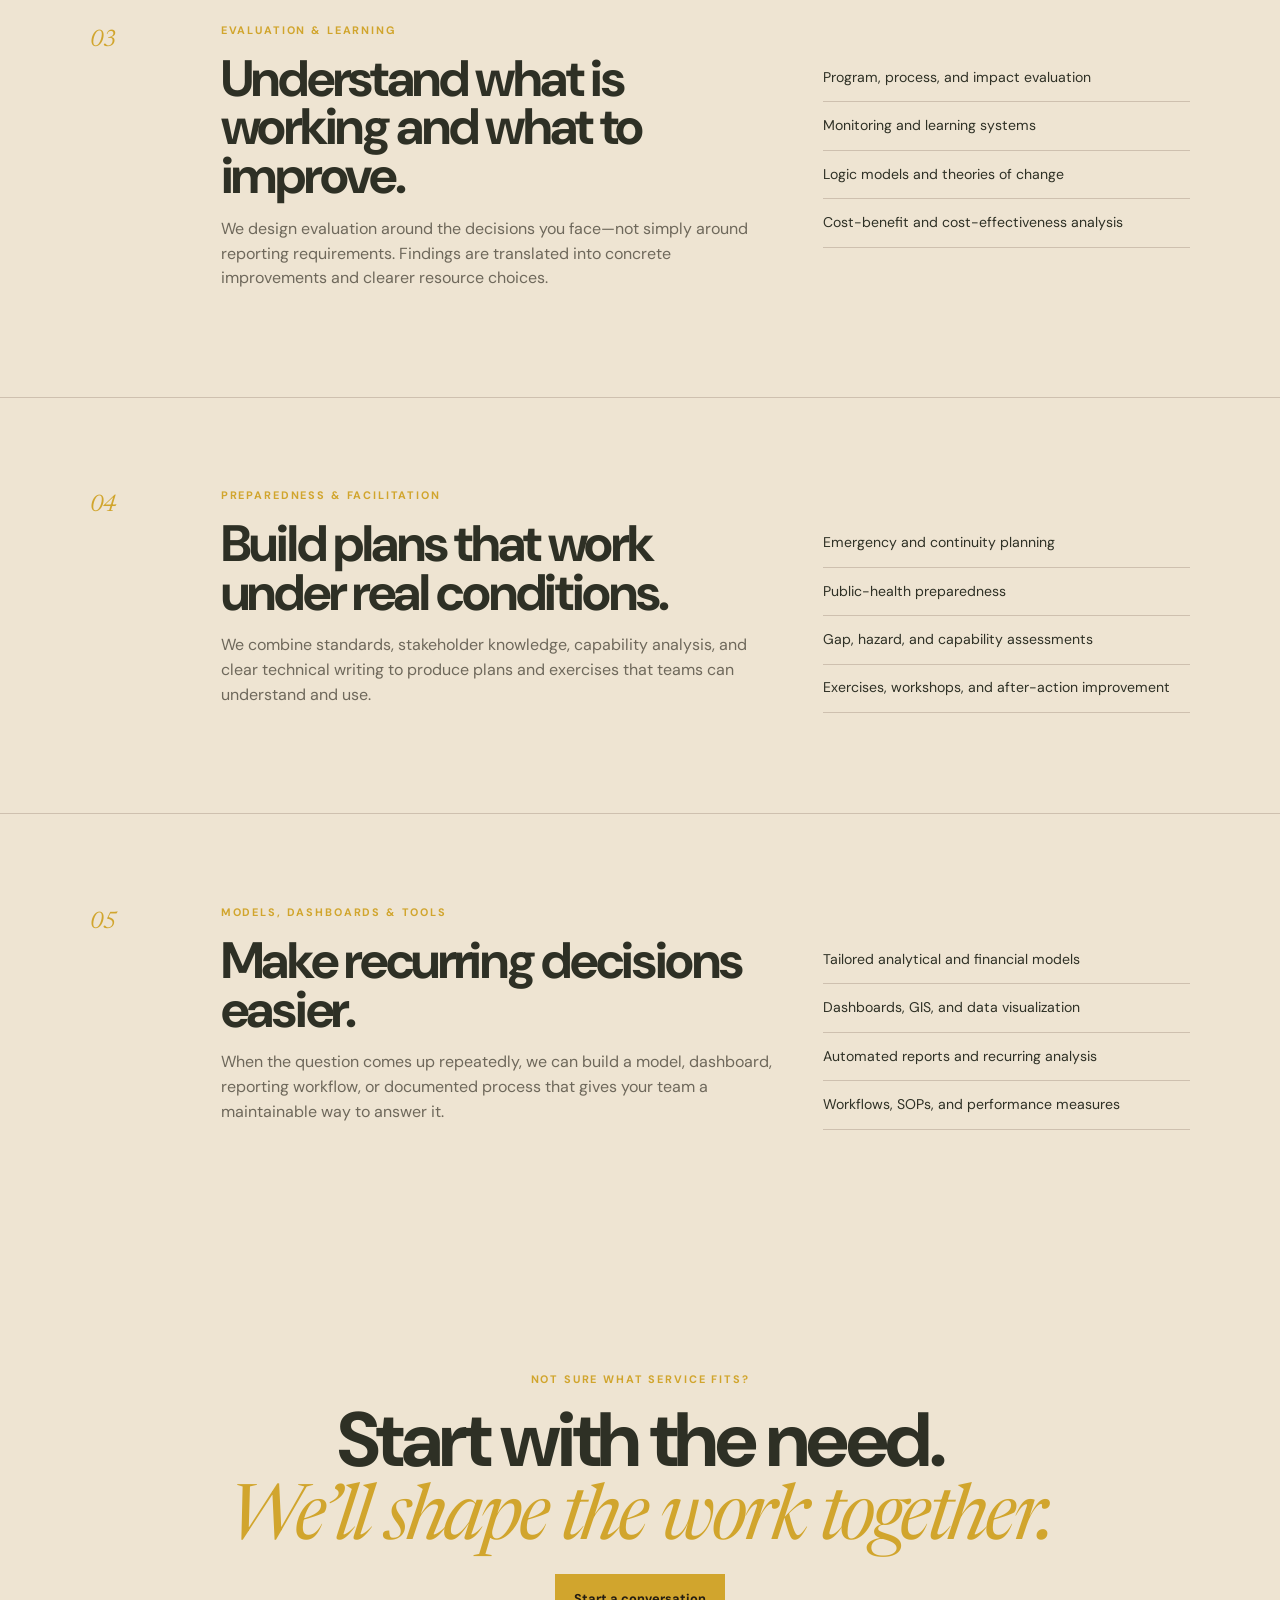
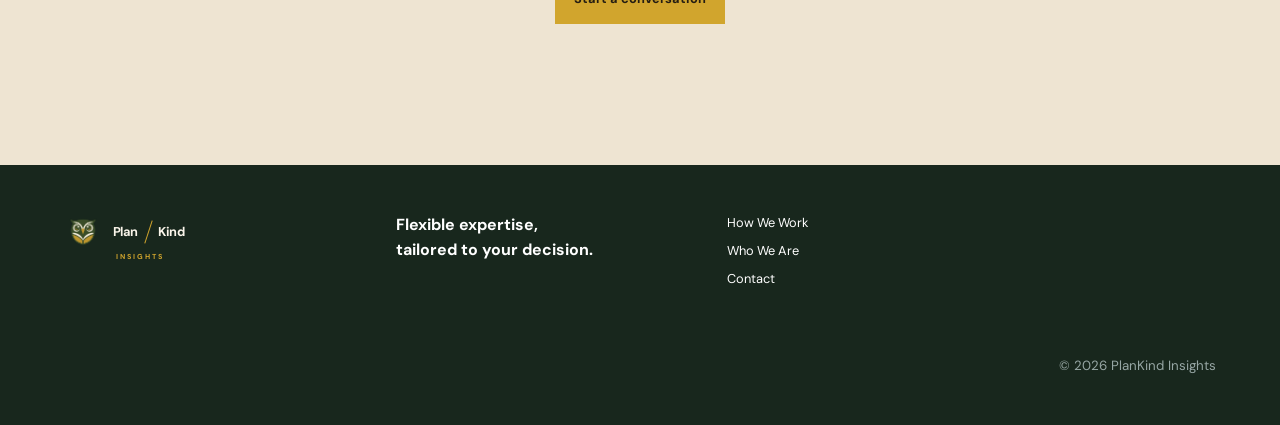
<file: website/services.html>
<!doctype html><html lang="en"><head><meta charset="utf-8"><meta name="viewport" content="width=device-width,initial-scale=1"><meta name="description" content="Practical research, planning, evaluation, preparedness, and decision tools tailored to your organization's needs."><title>Services | PlanKind Insights</title><link rel="stylesheet" href="assets/styles.css"></head>
<body><a class="skip" href="#main">Skip to content</a><header class="header"><a class="logo" href="index.html"><span>Plan</span><i></i><span>Kind</span><small>INSIGHTS</small></a><button class="menu" aria-controls="nav" aria-expanded="false">Menu</button><nav id="nav"><a href="index.html">Home</a><a class="active" href="services.html">Services</a><a href="approach.html">How We Work</a><a href="work.html">Work</a><a href="insights.html">Data &amp; Insights</a><a href="about.html">Who We Are</a><a class="nav-cta" href="contact.html">Start a conversation</a></nav></header>
<main id="main"><section class="page-hero"><div class="kicker">Ways we can help</div><h1>Support shaped around<br><em>what you need to do.</em></h1><p>You do not need to arrive with a finished scope or a preferred method. Bring us the question, challenge, or decision, and we will help define the most useful approach.</p></section>
<section class="service-detail" id="research"><div class="service-num">01</div><div><div class="eyebrow">Practical Research &amp; Analysis</div><h2>Find the evidence your decision needs.</h2><p>We can explore ideas, verify claims, synthesize research, compare options, analyze data, or conduct rigorous original research. The depth depends on the stakes and how the answer will be used.</p></div><ul><li>Rapid research and evidence scans</li><li>Policy, economic, and comparative analysis</li><li>Qualitative and quantitative research</li><li>Briefings and plain-language synthesis</li></ul></section>
<section class="service-detail" id="strategy"><div class="service-num">02</div><div><div class="eyebrow">Strategy &amp; Planning</div><h2>Turn priorities into a path people can follow.</h2><p>We help teams clarify direction, involve the right people, evaluate tradeoffs, and translate goals into responsibilities, milestones, and practical next steps.</p></div><ul><li>Strategic and organizational planning</li><li>Program and operational planning</li><li>Facilitation and stakeholder engagement</li><li>Implementation roadmaps and governance support</li></ul></section>
<section class="service-detail" id="evaluation"><div class="service-num">03</div><div><div class="eyebrow">Evaluation &amp; Learning</div><h2>Understand what is working and what to improve.</h2><p>We design evaluation around the decisions you face—not simply around reporting requirements. Findings are translated into concrete improvements and clearer resource choices.</p></div><ul><li>Program, process, and impact evaluation</li><li>Monitoring and learning systems</li><li>Logic models and theories of change</li><li>Cost-benefit and cost-effectiveness analysis</li></ul></section>
<section class="service-detail" id="preparedness"><div class="service-num">04</div><div><div class="eyebrow">Preparedness &amp; Facilitation</div><h2>Build plans that work under real conditions.</h2><p>We combine standards, stakeholder knowledge, capability analysis, and clear technical writing to produce plans and exercises that teams can understand and use.</p></div><ul><li>Emergency and continuity planning</li><li>Public-health preparedness</li><li>Gap, hazard, and capability assessments</li><li>Exercises, workshops, and after-action improvement</li></ul></section>
<section class="service-detail" id="tools"><div class="service-num">05</div><div><div class="eyebrow">Models, Dashboards &amp; Tools</div><h2>Make recurring decisions easier.</h2><p>When the question comes up repeatedly, we can build a model, dashboard, reporting workflow, or documented process that gives your team a maintainable way to answer it.</p></div><ul><li>Tailored analytical and financial models</li><li>Dashboards, GIS, and data visualization</li><li>Automated reports and recurring analysis</li><li>Workflows, SOPs, and performance measures</li></ul></section>
<section class="closing"><div class="kicker">Not sure what service fits?</div><h2>Start with the need.<br><em>We’ll shape the work together.</em></h2><a class="button coral" href="contact.html">Start a conversation</a></section></main>
<footer class="footer"><a class="logo inverse" href="index.html"><span>Plan</span><i></i><span>Kind</span><small>INSIGHTS</small></a><div><b>Flexible expertise,<br>tailored to your decision.</b></div><div><a href="approach.html">How We Work</a><a href="about.html">Who We Are</a><a href="contact.html">Contact</a></div><small>© <span class="year"></span> PlanKind Insights</small></footer><script src="assets/site.js"></script></body></html>
</file>
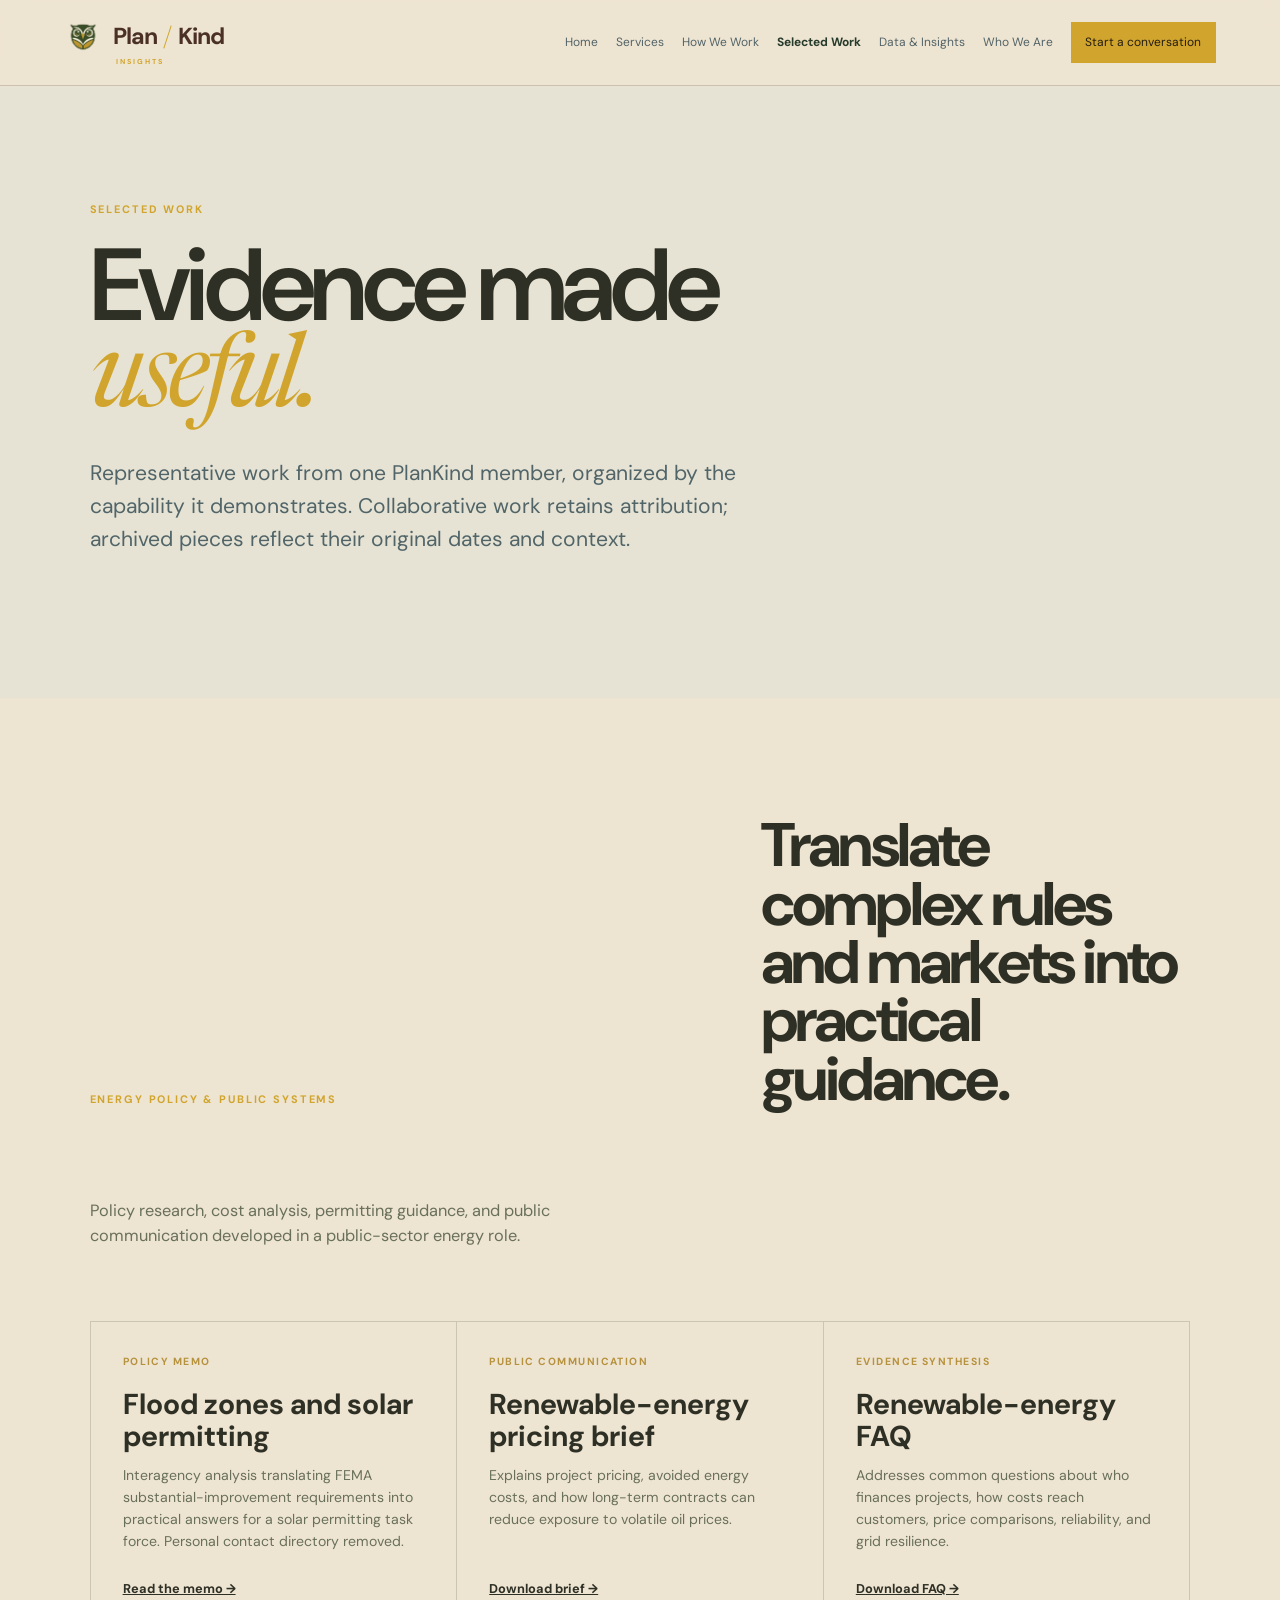
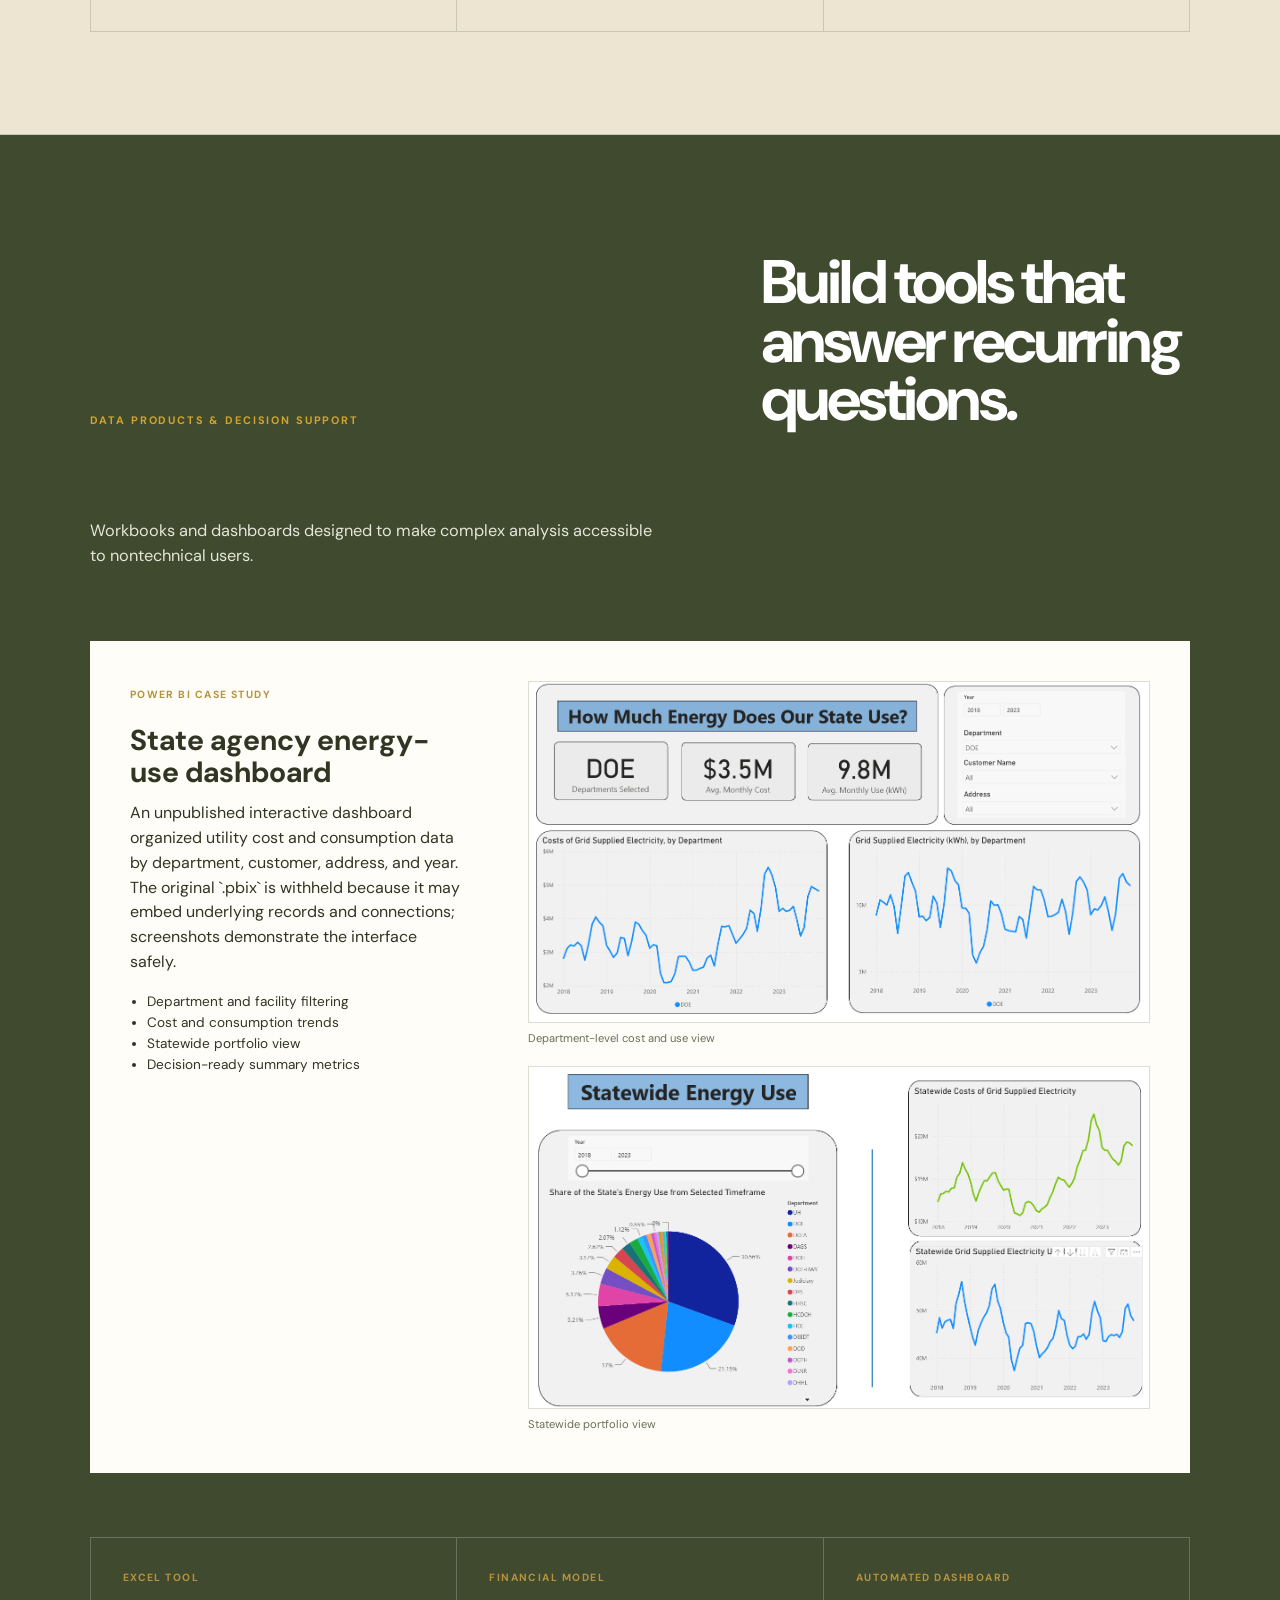
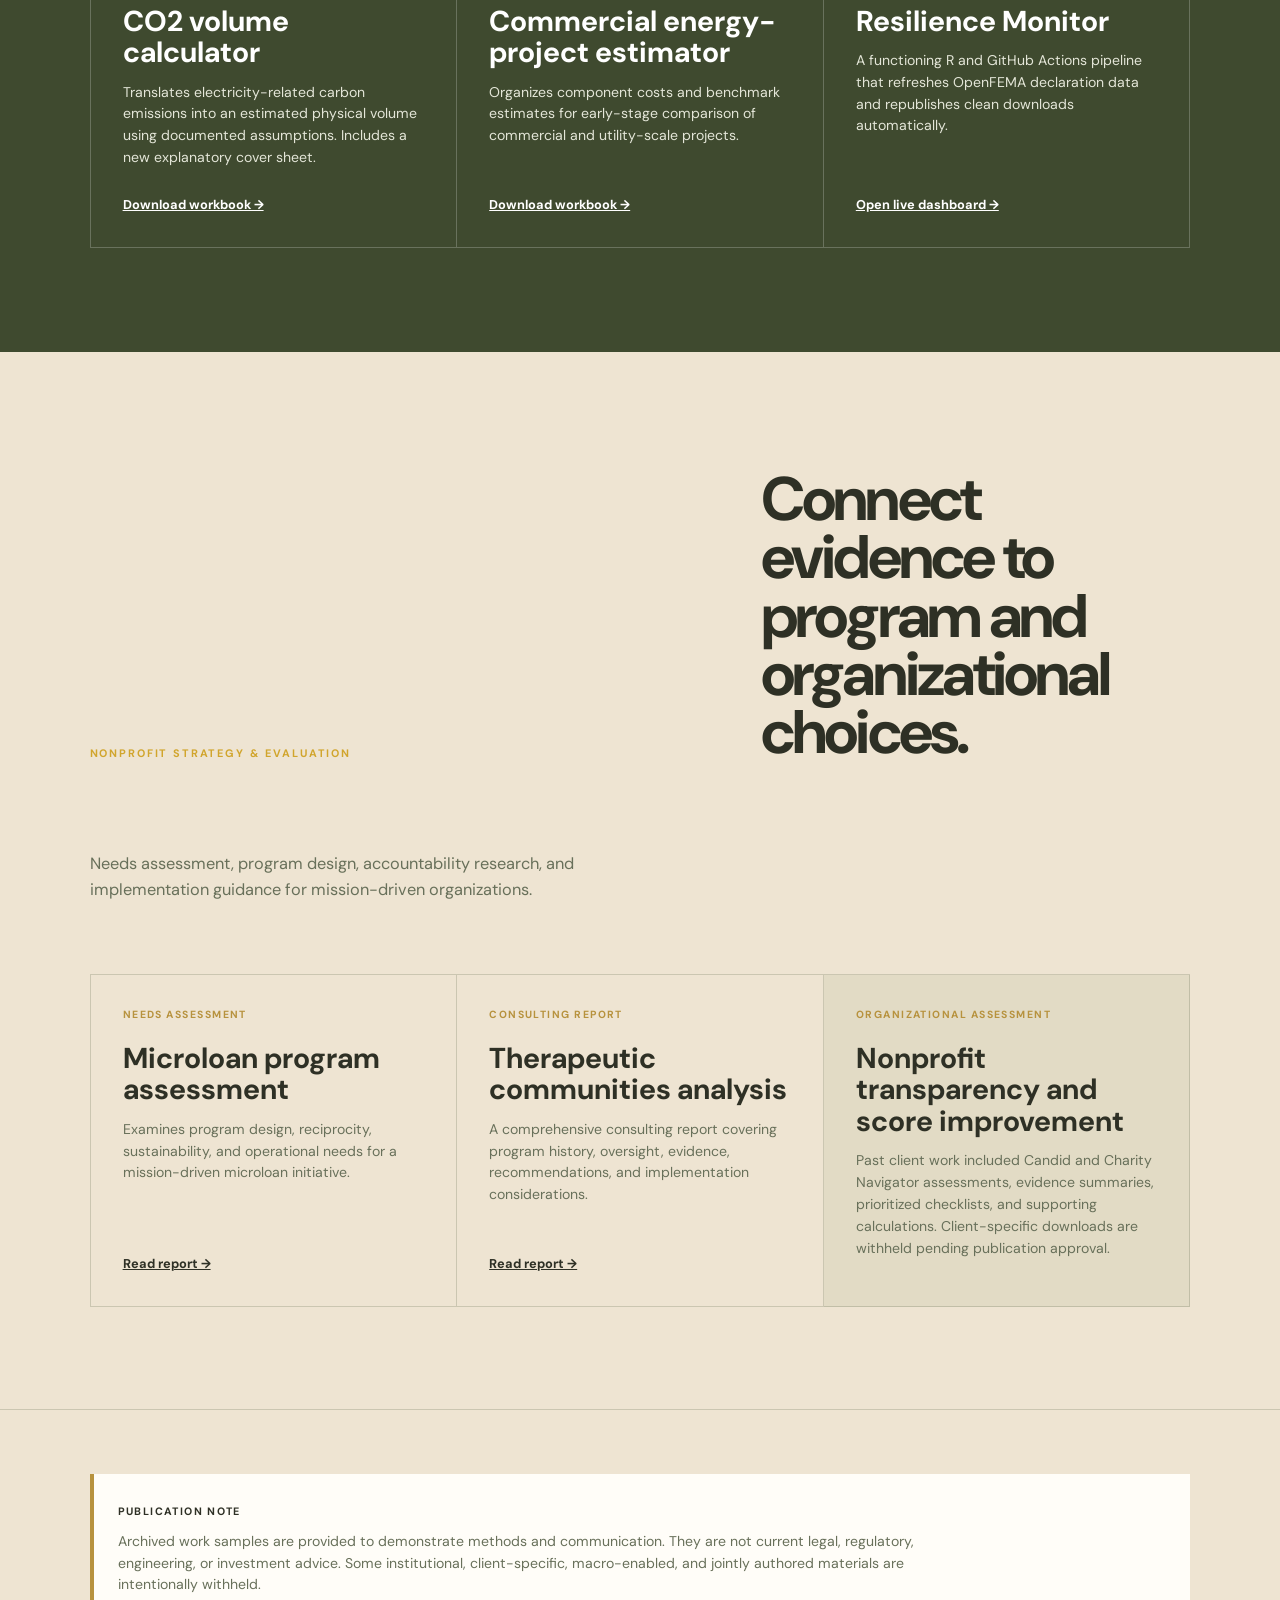
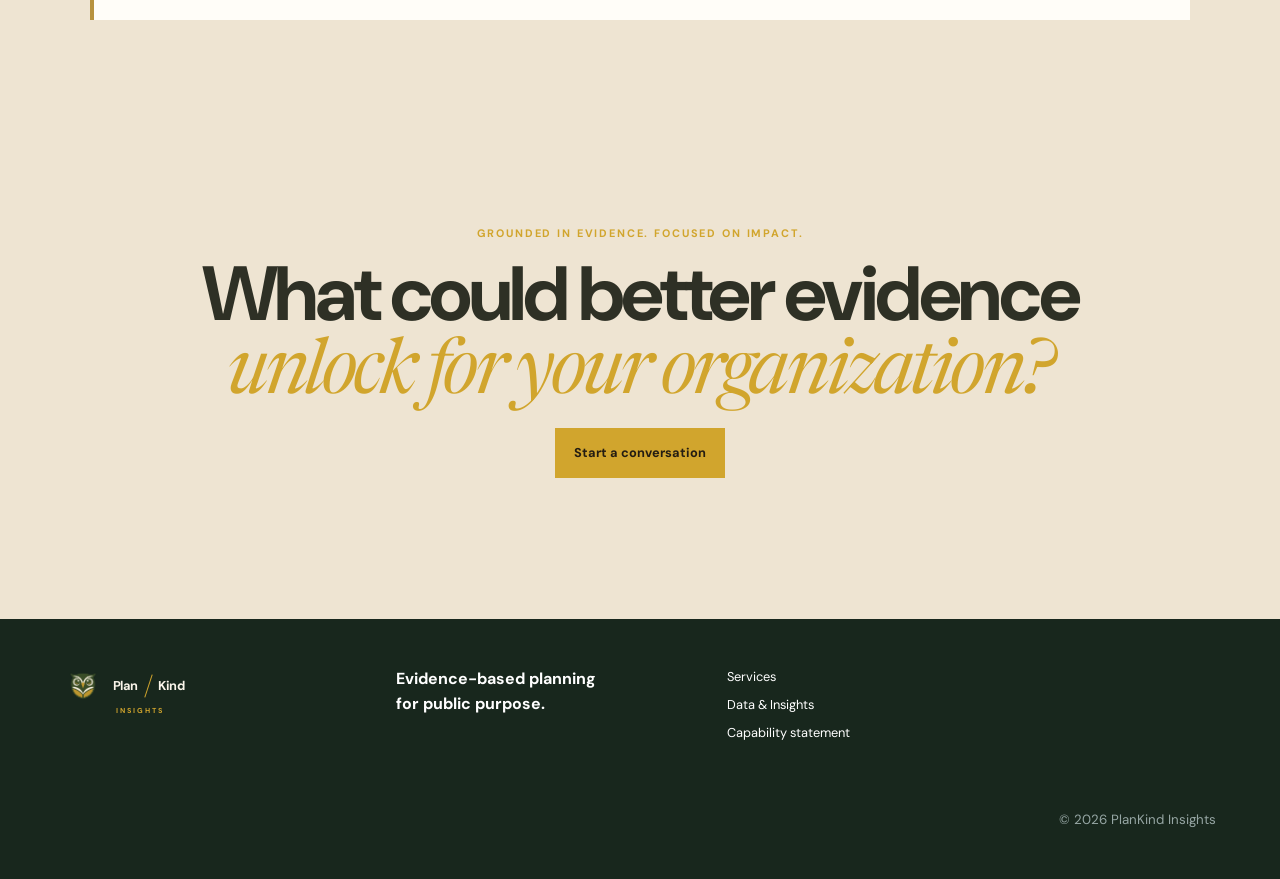
<file: website/work.html>
<!doctype html>
<html lang="en">
<head>
  <meta charset="utf-8"><meta name="viewport" content="width=device-width,initial-scale=1">
  <meta name="description" content="Selected PlanKind work in planning, evaluation, energy policy, nonprofit strategy, and data products.">
  <title>Selected Work | PlanKind Insights</title>
  <link rel="stylesheet" href="assets/styles.css"><link rel="stylesheet" href="assets/work.css">
</head>
<body>
  <a class="skip" href="#main">Skip to content</a>
  <header class="header">
    <a class="logo" href="index.html"><span>Plan</span><i></i><span>Kind</span><small>INSIGHTS</small></a>
    <button class="menu" aria-controls="nav" aria-expanded="false">Menu</button>
    <nav id="nav"><a href="index.html">Home</a><a href="services.html">Services</a><a href="approach.html">Approach</a><a class="active" href="work.html">Selected Work</a><a href="insights.html">Data &amp; Insights</a><a href="about.html">About</a><a class="nav-cta" href="contact.html">Start a conversation</a></nav>
  </header>
  <main id="main">
    <section class="page-hero work-hero"><div class="kicker">Selected work</div><h1>Evidence made<br><em>useful.</em></h1><p>Representative work from one PlanKind member, organized by the capability it demonstrates. Collaborative work retains attribution; archived pieces reflect their original dates and context.</p></section>

    <section class="work-section">
      <div class="work-intro"><div class="eyebrow">Energy policy &amp; public systems</div><h2>Translate complex rules and markets into practical guidance.</h2><p>Policy research, cost analysis, permitting guidance, and public communication developed in a public-sector energy role.</p></div>
      <div class="work-grid">
        <article><span>Policy memo</span><h3>Flood zones and solar permitting</h3><p>Interagency analysis translating FEMA substantial-improvement requirements into practical answers for a solar permitting task force. Personal contact directory removed.</p><a href="work/energy-policy/flood-zone-solar-memo.pdf" download>Read the memo →</a></article>
        <article><span>Public communication</span><h3>Renewable-energy pricing brief</h3><p>Explains project pricing, avoided energy costs, and how long-term contracts can reduce exposure to volatile oil prices.</p><a href="work/energy-policy/renewable-energy-pricing-brief.pdf" download>Download brief →</a></article>
        <article><span>Evidence synthesis</span><h3>Renewable-energy FAQ</h3><p>Addresses common questions about who finances projects, how costs reach customers, price comparisons, reliability, and grid resilience.</p><a href="work/energy-policy/renewable-energy-faq.pdf" download>Download FAQ →</a></article>
      </div>
    </section>

    <section class="work-section alt">
      <div class="work-intro"><div class="eyebrow">Data products &amp; decision support</div><h2>Build tools that answer recurring questions.</h2><p>Workbooks and dashboards designed to make complex analysis accessible to nontechnical users.</p></div>
      <div class="case-study">
        <div class="case-copy"><span class="case-label">Power BI case study</span><h3>State agency energy-use dashboard</h3><p>An unpublished interactive dashboard organized utility cost and consumption data by department, customer, address, and year. The original `.pbix` is withheld because it may embed underlying records and connections; screenshots demonstrate the interface safely.</p><ul><li>Department and facility filtering</li><li>Cost and consumption trends</li><li>Statewide portfolio view</li><li>Decision-ready summary metrics</li></ul></div>
        <div class="bi-gallery"><figure><img src="work/data-products/state-energy-dashboard-department.png" alt="Power BI dashboard showing department energy costs and electricity use over time"><figcaption>Department-level cost and use view</figcaption></figure><figure><img src="work/data-products/state-energy-dashboard-statewide.png" alt="Power BI dashboard showing statewide energy-use distribution and trends"><figcaption>Statewide portfolio view</figcaption></figure></div>
      </div>
      <div class="work-grid tools-grid">
        <article><span>Excel tool</span><h3>CO2 volume calculator</h3><p>Translates electricity-related carbon emissions into an estimated physical volume using documented assumptions. Includes a new explanatory cover sheet.</p><a href="work/tools/co2-volume-calculator.xlsx" download>Download workbook →</a></article>
        <article><span>Financial model</span><h3>Commercial energy-project estimator</h3><p>Organizes component costs and benchmark estimates for early-stage comparison of commercial and utility-scale projects.</p><a href="work/tools/commercial-energy-project-price-estimator.xlsx" download>Download workbook →</a></article>
        <article><span>Automated dashboard</span><h3>Resilience Monitor</h3><p>A functioning R and GitHub Actions pipeline that refreshes OpenFEMA declaration data and republishes clean downloads automatically.</p><a href="insights.html">Open live dashboard →</a></article>
      </div>
    </section>

    <section class="work-section">
      <div class="work-intro"><div class="eyebrow">Nonprofit strategy &amp; evaluation</div><h2>Connect evidence to program and organizational choices.</h2><p>Needs assessment, program design, accountability research, and implementation guidance for mission-driven organizations.</p></div>
      <div class="work-grid">
        <article><span>Needs assessment</span><h3>Microloan program assessment</h3><p>Examines program design, reciprocity, sustainability, and operational needs for a mission-driven microloan initiative.</p><a href="work/nonprofit-strategy/microloan-needs-assessment.pdf" download>Read report →</a></article>
        <article><span>Consulting report</span><h3>Therapeutic communities analysis</h3><p>A comprehensive consulting report covering program history, oversight, evidence, recommendations, and implementation considerations.</p><a href="work/nonprofit-strategy/therapeutic-communities-consulting-report.pdf" download>Read report →</a></article>
        <article class="no-download"><span>Organizational assessment</span><h3>Nonprofit transparency and score improvement</h3><p>Past client work included Candid and Charity Navigator assessments, evidence summaries, prioritized checklists, and supporting calculations. Client-specific downloads are withheld pending publication approval.</p></article>
      </div>
    </section>

    <section class="publication-note"><strong>Publication note</strong><p>Archived work samples are provided to demonstrate methods and communication. They are not current legal, regulatory, engineering, or investment advice. Some institutional, client-specific, macro-enabled, and jointly authored materials are intentionally withheld.</p></section>
    <section class="closing"><div class="kicker">Grounded in evidence. Focused on impact.</div><h2>What could better evidence<br><em>unlock for your organization?</em></h2><a class="button coral" href="contact.html">Start a conversation</a></section>
  </main>
  <footer class="footer"><a class="logo inverse" href="index.html"><span>Plan</span><i></i><span>Kind</span><small>INSIGHTS</small></a><div><b>Evidence-based planning<br>for public purpose.</b></div><div><a href="services.html">Services</a><a href="insights.html">Data &amp; Insights</a><a href="downloads/plankind-capability-statement.pdf">Capability statement</a></div><small>© <span class="year"></span> PlanKind Insights</small></footer>
  <script src="assets/site.js"></script>
</body>
</html>
</file>
<file: website/assets/styles.css>
@import url('https://fonts.googleapis.com/css2?family=DM+Sans:wght@400;500;600;700&family=Newsreader:ital,opsz,wght@1,6..72,400;1,6..72,500&display=swap');
:root{--navy:#12323a;--deep:#0c252b;--cream:#f3f0e7;--white:#fff;--coral:#ec7757;--sage:#aebf99;--mist:#dce5df;--ink:#162f35;--muted:#647477;--line:rgba(18,50,58,.17);--sans:"DM Sans",sans-serif;--serif:"Newsreader",serif}*{box-sizing:border-box}html{scroll-behavior:smooth}body{margin:0;background:var(--cream);color:var(--ink);font-family:var(--sans);line-height:1.55}.skip{position:absolute;left:-9999px}.skip:focus{left:1rem;top:1rem;background:#fff;padding:.7rem;z-index:20}a{color:inherit}.header{min-height:86px;padding:0 clamp(1.25rem,5vw,5.5rem);display:flex;align-items:center;justify-content:space-between;border-bottom:1px solid var(--line);background:var(--cream);position:relative}.logo{position:relative;display:flex;align-items:center;text-decoration:none;font-size:1.45rem;font-weight:700;letter-spacing:-.04em;padding-bottom:.7rem}.logo i{width:1px;height:24px;background:var(--coral);margin:0 .38rem;transform:rotate(18deg)}.logo small{position:absolute;bottom:0;left:0;font-size:.45rem;letter-spacing:.28em;font-weight:700;color:var(--coral)}nav{display:flex;align-items:center;gap:clamp(.9rem,2vw,2rem)}nav a{text-decoration:none;font-size:.77rem;color:#526368}nav a.active{color:var(--navy);font-weight:700}.nav-cta{border:1px solid var(--navy);padding:.65rem .85rem;color:var(--navy)}.menu{display:none;border:1px solid currentColor;background:none;padding:.55rem .75rem}.hero{min-height:calc(100vh - 86px);padding:clamp(4rem,8vw,8rem) clamp(1.25rem,7vw,7rem);display:grid;grid-template-columns:1.15fr .85fr;align-items:center;gap:5vw}.kicker,.eyebrow{text-transform:uppercase;letter-spacing:.17em;font-size:.68rem;font-weight:700;color:var(--coral)}h1,h2,h3,p{margin-top:0}h1{font-size:clamp(4rem,8vw,8.4rem);line-height:.84;letter-spacing:-.055em;margin:1.5rem 0 2rem;font-weight:600}h1 em,h2 em{font-family:var(--serif);font-weight:400;color:var(--coral)}.hero-copy p,.page-hero p{font-size:clamp(1.05rem,1.7vw,1.32rem);max-width:650px;color:#516569}.button-row{display:flex;gap:.7rem;flex-wrap:wrap;margin-top:2.4rem}.button{display:inline-flex;padding:.9rem 1.15rem;text-decoration:none;border:1px solid var(--navy);font-size:.8rem;font-weight:700}.button.coral{background:var(--coral);border-color:var(--coral);color:var(--deep)}.button.ghost{background:transparent}.button.dark{background:var(--navy);color:#fff}.button.compact{padding:.65rem .9rem}.hero-mark{height:min(540px,55vw);min-height:360px;position:relative;display:grid;place-items:center}.orbit{position:absolute;border:1px solid rgba(18,50,58,.22);border-radius:50%}.orbit-one{inset:9%}.orbit-two{inset:21%;border-style:dashed}.owl{position:relative;width:170px;height:138px;border-radius:50% 50% 44% 44%;background:var(--navy);display:flex;justify-content:center;align-items:center;gap:16px;color:#fff;clip-path:polygon(0 12%,25% 0,50% 12%,75% 0,100% 12%,91% 83%,50% 100%,9% 83%)}.owl:after{content:"";position:absolute;width:24px;height:16px;background:var(--coral);clip-path:polygon(50% 100%,0 0,100% 0);top:63px}.owl .eye{width:42px;height:42px;border-radius:50%;background:var(--cream);box-shadow:inset 0 0 0 14px var(--sage)}.owl b{position:absolute;bottom:20px;font-size:.45rem;letter-spacing:.24em}.orbit-label{position:absolute;font-size:.68rem;text-transform:uppercase;letter-spacing:.12em}.orbit-label.top{top:4%}.orbit-label.right{right:0;top:50%}.orbit-label.bottom{bottom:3%;left:18%}.proof-strip{display:grid;grid-template-columns:repeat(4,1fr);background:var(--navy);color:#fff;padding:1.15rem clamp(1rem,5vw,5rem);gap:1rem}.proof-strip span{text-align:center;text-transform:uppercase;letter-spacing:.13em;font-size:.62rem;border-right:1px solid rgba(255,255,255,.2)}.proof-strip span:last-child{border:0}.section{padding:clamp(5rem,9vw,9rem) clamp(1.25rem,7vw,7rem);border-bottom:1px solid var(--line)}.intro-grid{display:grid;grid-template-columns:1fr 1fr;gap:8vw}.section h2,.section-heading h2,.closing h2,.service-detail h2,.contact-hero h1{font-size:clamp(2.8rem,5vw,5.4rem);line-height:.95;letter-spacing:-.045em;margin:1rem 0}.prose{font-size:1.06rem;max-width:680px}.text-link{display:inline-block;margin-top:1rem;text-decoration:none;font-weight:700;border-bottom:1px solid}.services-preview{background:var(--navy);color:#fff;padding:clamp(5rem,9vw,9rem) clamp(1.25rem,7vw,7rem)}.section-heading{display:flex;justify-content:space-between;align-items:end;gap:4rem}.section-heading>p{max-width:410px;color:#c2ceca}.light{color:var(--sage)}.service-list{margin-top:4rem;border-top:1px solid rgba(255,255,255,.2)}.service-list a{display:grid;grid-template-columns:55px 1fr 30px;gap:1rem;align-items:center;text-decoration:none;padding:1.35rem 0;border-bottom:1px solid rgba(255,255,255,.2)}.service-list b{font-size:.65rem;color:var(--sage)}.service-list span{display:flex;align-items:baseline;gap:2rem}.service-list strong{font-size:1.25rem}.service-list small{color:#b8c7c4}.service-list i{font-style:normal;font-size:1.4rem}.data-feature{background:var(--mist);display:grid;grid-template-columns:1fr 1fr;gap:8vw;align-items:center}.data-feature p{max-width:570px}.mini-dashboard{background:#fff;padding:2rem;box-shadow:16px 16px 0 var(--sage)}.mini-head{display:flex;justify-content:space-between;border-bottom:1px solid var(--line);padding-bottom:1rem}.mini-head i{font-style:normal;color:#377958;font-size:.72rem}.mini-number{display:flex;align-items:center;gap:1.2rem;margin:2rem 0}.mini-number strong{font-size:4rem;line-height:1}.mini-number span{font-size:.72rem;color:var(--muted)}.mini-lines{display:grid;gap:.55rem}.mini-lines i{display:block;height:12px;background:var(--coral)}.closing{padding:clamp(6rem,11vw,11rem) 1.25rem;text-align:center}.closing h2{font-size:clamp(3rem,6vw,6.7rem)}.footer{background:var(--deep);color:#fff;min-height:260px;padding:3rem clamp(1.25rem,5vw,5rem);display:grid;grid-template-columns:1fr 1fr 1fr auto;gap:2rem;align-items:start}.logo.inverse{color:#fff}.footer>div{display:flex;flex-direction:column;gap:.5rem}.footer a{text-decoration:none;font-size:.8rem}.footer>small{align-self:end;color:#96a6a4}
.page-hero{padding:clamp(5rem,9vw,9rem) clamp(1.25rem,7vw,7rem);min-height:68vh}.page-hero h1{font-size:clamp(4rem,8vw,8rem)}.service-detail{padding:clamp(4rem,7vw,7rem) clamp(1.25rem,7vw,7rem);display:grid;grid-template-columns:80px 1.2fr .8fr;gap:4vw;border-top:1px solid var(--line)}.service-num{font-family:var(--serif);font-style:italic;font-size:1.5rem;color:var(--coral)}.service-detail h2{font-size:clamp(2.5rem,4vw,4.5rem)}.service-detail>div p{max-width:600px;color:var(--muted)}.service-detail ul{list-style:none;padding:0;margin:2rem 0 0}.service-detail li{padding:.8rem 0;border-bottom:1px solid var(--line);font-size:.88rem}.approach-hero{background:var(--mist)}.principles{display:grid;grid-template-columns:repeat(5,1fr);padding:0 clamp(1.25rem,4vw,4rem)}.principles article{padding:3rem 1.4rem;min-height:340px;border-right:1px solid var(--line)}.principles article:last-child{border:0}.principles span{color:var(--coral);font-size:.68rem}.principles h2{font-size:1.6rem;line-height:1.1;margin:4rem 0 1rem}.principles p{font-size:.84rem;color:var(--muted)}.question-section{background:var(--navy);color:#fff}.question-section .prose{color:#ccd5d2}.value-list{display:flex;flex-wrap:wrap;gap:.55rem;margin-top:2rem}.value-list span{padding:.5rem .8rem;border:1px solid rgba(255,255,255,.25);border-radius:30px;font-size:.75rem}.expertise{padding:clamp(5rem,8vw,8rem) clamp(1.25rem,7vw,7rem);background:var(--sage)}.dark-copy{color:var(--navy)}.expertise-grid{display:grid;grid-template-columns:repeat(3,1fr);margin-top:3rem;border-top:1px solid rgba(18,50,58,.25);border-left:1px solid rgba(18,50,58,.25)}.expertise-grid span{padding:1.2rem;border-right:1px solid rgba(18,50,58,.25);border-bottom:1px solid rgba(18,50,58,.25);font-weight:600}.founder{display:grid;grid-template-columns:.55fr 1fr;gap:7vw;align-items:center}.founder-mark{aspect-ratio:1;background:var(--navy);color:#fff;display:grid;place-items:center;font-size:clamp(3rem,8vw,8rem);font-family:var(--serif);font-style:italic}.founder>div:last-child{max-width:650px}.founder-links{display:flex;gap:1.2rem}.founder-links a{font-weight:700;font-size:.8rem}.header-dark{background:var(--deep);color:#fff;border-color:rgba(255,255,255,.15)}.header-dark nav a{color:#c4d0cd}.contact-page{background:var(--deep);color:#fff}.contact-hero{min-height:calc(100vh - 86px);padding:clamp(4rem,8vw,8rem) clamp(1.25rem,7vw,7rem);display:grid;grid-template-columns:1.2fr .8fr;gap:8vw;align-items:center}.contact-hero h1{font-size:clamp(4rem,7vw,7.5rem)}.contact-hero p{max-width:620px;color:#c0cdca;font-size:1.1rem}.contact-card{background:var(--cream);color:var(--navy);padding:clamp(2rem,4vw,4rem);display:flex;flex-direction:column;gap:1rem}.contact-card>span{text-transform:uppercase;letter-spacing:.15em;font-size:.65rem;color:var(--coral);margin-bottom:1rem}.contact-card a{font-size:1rem;font-weight:600}.contact-card hr{width:100%;border:0;border-top:1px solid var(--line);margin:1rem 0}.contact-footer{min-height:100px;display:flex;justify-content:space-between}.dashboard-hero{padding-bottom:4rem}.dashboard{margin:0 clamp(1.25rem,4vw,4rem) 6rem;background:#fff;border:1px solid var(--line)}.dash-toolbar{display:flex;justify-content:space-between;align-items:center;padding:1rem 1.5rem;border-bottom:1px solid var(--line)}.dash-toolbar>div{display:flex;align-items:center;gap:.65rem}.dash-toolbar small{color:var(--muted)}.live-dot{width:8px;height:8px;border-radius:50%;background:#3c9b64;box-shadow:0 0 0 4px rgba(60,155,100,.15)}.metrics{display:grid;grid-template-columns:repeat(4,1fr)}.metrics article{padding:1.4rem;border-right:1px solid var(--line);border-bottom:1px solid var(--line)}.metrics article:last-child{border-right:0}.metrics span,.metrics small{display:block;font-size:.72rem;color:var(--muted)}.metrics strong{display:block;font-size:3.2rem;line-height:1;margin:.8rem 0}.metrics .word-metric{font-size:1.6rem;margin:1.2rem 0}.dash-grid{display:grid;grid-template-columns:1.2fr .8fr}.chart-card{padding:2rem;border-right:1px solid var(--line);border-bottom:1px solid var(--line)}.chart-card:last-child{border-right:0}.card-head{display:flex;justify-content:space-between;align-items:end;gap:1rem;margin-bottom:2rem}.card-head h2{font-size:1.8rem;margin:.4rem 0 0}.card-head label{font-size:.72rem}.card-head select{padding:.45rem;background:#fff;border:1px solid var(--line)}.bars{display:grid;gap:.72rem}.bar{display:grid;grid-template-columns:130px 1fr 42px;align-items:center;gap:.8rem;font-size:.72rem}.bar>div{height:17px;background:#edf1ee}.bar i{display:block;height:100%;min-width:2px;background:var(--coral)}.states .bar i{background:var(--sage)}.table-card{padding:2rem}.table-wrap{overflow:auto}table{width:100%;border-collapse:collapse;font-size:.76rem}th,td{text-align:left;padding:.8rem;border-bottom:1px solid var(--line)}th{text-transform:uppercase;letter-spacing:.08em;font-size:.62rem;color:var(--muted)}.methodology{background:var(--mist)}
@media(max-width:900px){.header{flex-wrap:wrap;min-height:74px;padding:1rem 1.25rem}.menu{display:block}nav{display:none;flex-basis:100%;flex-direction:column;align-items:flex-start;padding:1.4rem 0 .4rem}nav.open{display:flex}.hero{grid-template-columns:1fr}.hero-mark{height:480px}.proof-strip{grid-template-columns:repeat(2,1fr)}.intro-grid,.data-feature,.contact-hero,.founder{grid-template-columns:1fr}.section-heading{align-items:flex-start;flex-direction:column}.service-detail{grid-template-columns:50px 1fr}.service-detail>ul{grid-column:2}.principles{grid-template-columns:repeat(2,1fr)}.principles article{min-height:280px}.expertise-grid{grid-template-columns:repeat(2,1fr)}.footer{grid-template-columns:1fr 1fr}.metrics{grid-template-columns:repeat(2,1fr)}.dash-grid{grid-template-columns:1fr}.chart-card{border-right:0}}@media(max-width:560px){h1{font-size:3.65rem}.hero-mark{height:360px}.proof-strip{grid-template-columns:1fr}.proof-strip span{border-right:0}.service-list span{display:block}.service-list small{display:block;margin-top:.35rem}.service-detail{grid-template-columns:1fr}.service-detail>ul{grid-column:1}.principles{grid-template-columns:1fr}.principles article{min-height:auto}.expertise-grid{grid-template-columns:1fr}.footer{grid-template-columns:1fr}.metrics{grid-template-columns:1fr}.metrics article{border-right:0}.dash-toolbar,.card-head{align-items:flex-start;flex-direction:column}.dash-toolbar>div{align-items:flex-start;flex-wrap:wrap}.bar{grid-template-columns:90px 1fr 32px}.contact-footer{display:flex;flex-direction:column}.hero-mark{min-height:300px}}

/* PlanKind olive and gold identity */
:root{
  --navy:#3f4a2f;
  --deep:#29301f;
  --cream:#f6f1e5;
  --white:#fffdf8;
  --coral:#b7923e;
  --sage:#aab18a;
  --mist:#e7e3d4;
  --ink:#303524;
  --muted:#68705a;
  --line:rgba(63,74,47,.2);
}
body{background:var(--cream)}
.header{
  position:sticky;
  top:0;
  z-index:10;
  background:rgba(246,241,229,.96);
  backdrop-filter:blur(12px);
}
.logo{gap:.22rem;letter-spacing:-.035em}
.logo::before{
  content:"";
  width:38px;
  height:38px;
  flex:0 0 38px;
  margin-right:.45rem;
  background:url("plankind-owl.png") center/contain no-repeat;
}
.logo i{background:var(--coral)}
.logo small{left:3.25rem;color:var(--coral)}
nav{gap:clamp(.7rem,1.4vw,1.45rem)}
nav a{font-size:.75rem;white-space:nowrap}
.nav-cta{background:var(--gold);background:var(--coral);border-color:var(--coral);color:var(--deep)}
.hero{background:radial-gradient(circle at 82% 42%,rgba(183,146,62,.12),transparent 28%)}
.owl{
  width:210px;
  height:210px;
  border-radius:0;
  clip-path:none;
  background:transparent url("plankind-owl.png") center/contain no-repeat;
}
.owl .eye,.owl::after,.owl b{display:none}
.orbit{border-color:rgba(63,74,47,.24)}
.button.coral{color:var(--deep)}
.mini-dashboard,.contact-card,.case-study{background:var(--white)}
.mini-dashboard{box-shadow:16px 16px 0 rgba(183,146,62,.45)}
.mini-lines i,.bar i{background:var(--coral)}
.expertise{background:var(--sage)}
.footer{background:var(--deep)}
@media(max-width:1120px){
  .header{flex-wrap:wrap;min-height:74px;padding:1rem 1.25rem}
  .menu{display:block}
  nav{display:none;flex-basis:100%;flex-direction:column;align-items:stretch;gap:0;padding:1rem 0 .25rem}
  nav.open{display:flex}
  nav a{padding:.78rem 0;border-top:1px solid var(--line);font-size:.83rem}
  .nav-cta{margin-top:.5rem;padding:.78rem;text-align:center;border:0}
}

/* Client-centered PlanKind palette and layouts */
:root{
  --navy:#263b2b;
  --deep:#18271d;
  --cream:#eee4d2;
  --white:#faf5ea;
  --coral:#d1a52d;
  --sage:#a8ad87;
  --mist:#dfd2bb;
  --ink:#2e3025;
  --muted:#6e685b;
  --walnut:#4b3025;
  --line:rgba(75,48,37,.2);
}
body{background:var(--cream)}
.header{background:rgba(238,228,210,.96);border-color:var(--line)}
.header-dark{background:var(--deep)}
.logo span{color:var(--walnut)}
.logo.inverse span,.header-dark .logo span{color:var(--white)}
.nav-cta,.button.coral{background:var(--coral);border-color:var(--coral);color:#241d12}
.button.ghost{border-color:var(--walnut);color:var(--walnut)}
.client-hero{background:linear-gradient(135deg,var(--cream) 0%,#f4ecde 60%,#dbcbaa 100%)}
.question-card{background:var(--walnut);color:var(--white);padding:clamp(2rem,4vw,4rem);box-shadow:20px 20px 0 rgba(209,165,45,.5)}
.question-card>span,.person-copy .eyebrow{text-transform:uppercase;letter-spacing:.16em;font-size:.67rem;color:#e6c760;font-weight:700}
.question-card h2{font-size:clamp(2rem,3.4vw,3.8rem);line-height:1;letter-spacing:-.035em;margin:1rem 0 1.3rem}
.question-card p{color:#e7ddcf}
.question-tags{display:flex;flex-wrap:wrap;gap:.55rem;margin-top:1.6rem}
.question-tags b{font-size:.7rem;padding:.5rem .7rem;border:1px solid rgba(255,255,255,.28);font-weight:600}
.proof-strip,.services-preview,.question-section{background:var(--navy)}
.data-feature,.approach-hero,.team-hero{background:var(--mist)}
.mini-dashboard{background:var(--white);box-shadow:16px 16px 0 rgba(75,48,37,.32)}
.footer{background:var(--deep)}
.team-section{padding:clamp(4rem,7vw,7rem) clamp(1.25rem,7vw,7rem);display:grid;gap:clamp(5rem,9vw,9rem)}
.person-card{display:grid;grid-template-columns:minmax(260px,.7fr) 1.3fr;gap:clamp(2rem,6vw,7rem);align-items:center}
.person-card.reverse{grid-template-columns:1.3fr minmax(260px,.7fr)}
.person-card.reverse .person-photo{order:2}.person-card.reverse .person-copy{order:1}
.person-photo{position:relative;background:var(--walnut);padding:1rem}
.person-photo img{width:100%;display:block;aspect-ratio:4/5;object-fit:cover}
.person-photo span{position:absolute;left:1.7rem;bottom:1.7rem;background:var(--cream);color:var(--walnut);padding:.45rem .65rem;font-size:.65rem;text-transform:uppercase;letter-spacing:.1em}
.person-copy h2{font-size:clamp(3rem,5vw,5.5rem);line-height:.95;letter-spacing:-.05em;margin:1rem 0 1.5rem}
.person-copy>p{font-size:1.08rem;max-width:720px}.person-copy h3{margin-top:2.2rem;color:var(--walnut)}
.specialty-list{display:flex;flex-wrap:wrap;gap:.55rem;margin:1rem 0 2rem}.specialty-list span{padding:.55rem .8rem;border:1px solid var(--line);background:rgba(250,245,234,.45);font-size:.78rem}
.team-fit{background:#f5eddf}
.collaboration-steps{padding:0 clamp(1.25rem,7vw,7rem) clamp(5rem,8vw,8rem)}
.collaboration-steps article{display:grid;grid-template-columns:90px 1fr;gap:2rem;padding:2rem 0;border-top:1px solid var(--line)}
.collaboration-steps article>span{font-family:var(--serif);font-style:italic;font-size:1.5rem;color:var(--coral)}
.collaboration-steps h2{font-size:clamp(1.8rem,3vw,3.2rem);margin:0 0 .5rem;color:var(--walnut)}
.collaboration-steps p{max-width:760px;color:var(--muted);margin:0}
.research-levels{background:var(--sage);padding:clamp(5rem,8vw,8rem) clamp(1.25rem,7vw,7rem)}
.level-grid{display:grid;grid-template-columns:repeat(5,1fr);margin-top:3rem;border-top:1px solid rgba(75,48,37,.25);border-left:1px solid rgba(75,48,37,.25)}
.level-grid article{padding:1.5rem;min-height:280px;border-right:1px solid rgba(75,48,37,.25);border-bottom:1px solid rgba(75,48,37,.25)}
.level-grid b{font-size:.65rem;color:var(--walnut)}.level-grid h3{font-size:1.3rem;line-height:1.1;margin:3rem 0 1rem}.level-grid p{font-size:.83rem;color:#4e5140}
@media(max-width:900px){.person-card,.person-card.reverse{grid-template-columns:1fr}.person-card.reverse .person-photo,.person-card.reverse .person-copy{order:initial}.person-photo{max-width:520px}.level-grid{grid-template-columns:1fr 1fr}.question-card{margin-bottom:2rem}}
@media(max-width:560px){.level-grid{grid-template-columns:1fr}.level-grid article{min-height:auto}.collaboration-steps article{grid-template-columns:50px 1fr;gap:1rem}.person-photo span{display:none}}
</file>
<file: website/assets/work.css>
.work-hero{background:#e7e3d4}.work-section{padding:clamp(5rem,8vw,8rem) clamp(1.25rem,7vw,7rem);border-bottom:1px solid rgba(63,74,47,.2)}.work-section.alt{background:#3f4a2f;color:#fff}.work-intro{display:grid;grid-template-columns:1.15fr .85fr;gap:7vw;align-items:end;margin-bottom:3.5rem}.work-intro h2{font-size:clamp(2.7rem,4.8vw,5.2rem);line-height:.95;letter-spacing:-.045em;margin:1rem 0 0}.work-intro p{color:#68705a;font-size:1.02rem}.alt .work-intro p{color:#e4e6d8}.work-grid{display:grid;grid-template-columns:repeat(3,1fr);border-left:1px solid rgba(63,74,47,.2);border-top:1px solid rgba(63,74,47,.2)}.work-grid article{padding:2rem;min-height:310px;border-right:1px solid rgba(63,74,47,.2);border-bottom:1px solid rgba(63,74,47,.2);display:flex;flex-direction:column}.alt .work-grid{border-color:rgba(255,255,255,.22)}.alt .work-grid article{border-color:rgba(255,255,255,.22)}.work-grid article>span,.case-label{text-transform:uppercase;letter-spacing:.14em;color:#b7923e;font-size:.65rem;font-weight:700}.work-grid h3,.case-study h3{font-size:1.8rem;line-height:1.1;margin:1.2rem 0 .8rem}.work-grid p{font-size:.88rem;color:#68705a}.alt .work-grid p{color:#e4e6d8}.work-grid a{margin-top:auto;font-size:.8rem;font-weight:700}.case-study{display:grid;grid-template-columns:.7fr 1.3fr;gap:5vw;margin-bottom:4rem;padding:2.5rem;background:#fffdf8;color:#303524}.case-copy ul{padding-left:1.1rem;font-size:.85rem}.bi-gallery{display:grid;gap:1.2rem}.bi-gallery figure{margin:0}.bi-gallery img{width:100%;display:block;border:1px solid rgba(63,74,47,.18)}.bi-gallery figcaption{font-size:.7rem;color:#68705a;margin-top:.4rem}.publication-note{margin:4rem clamp(1.25rem,7vw,7rem);padding:1.5rem;border-left:4px solid #b7923e;background:#fffdf8}.publication-note strong{text-transform:uppercase;letter-spacing:.13em;font-size:.67rem}.publication-note p{margin:.5rem 0 0;color:#68705a;font-size:.88rem;max-width:850px}.no-download{background:rgba(170,177,138,.18)}@media(max-width:900px){.work-intro,.case-study{grid-template-columns:1fr}.work-grid{grid-template-columns:1fr}.work-grid article{min-height:250px}}@media(max-width:560px){.work-section{padding-left:1.25rem;padding-right:1.25rem}.case-study{padding:1.2rem}}
</file>
